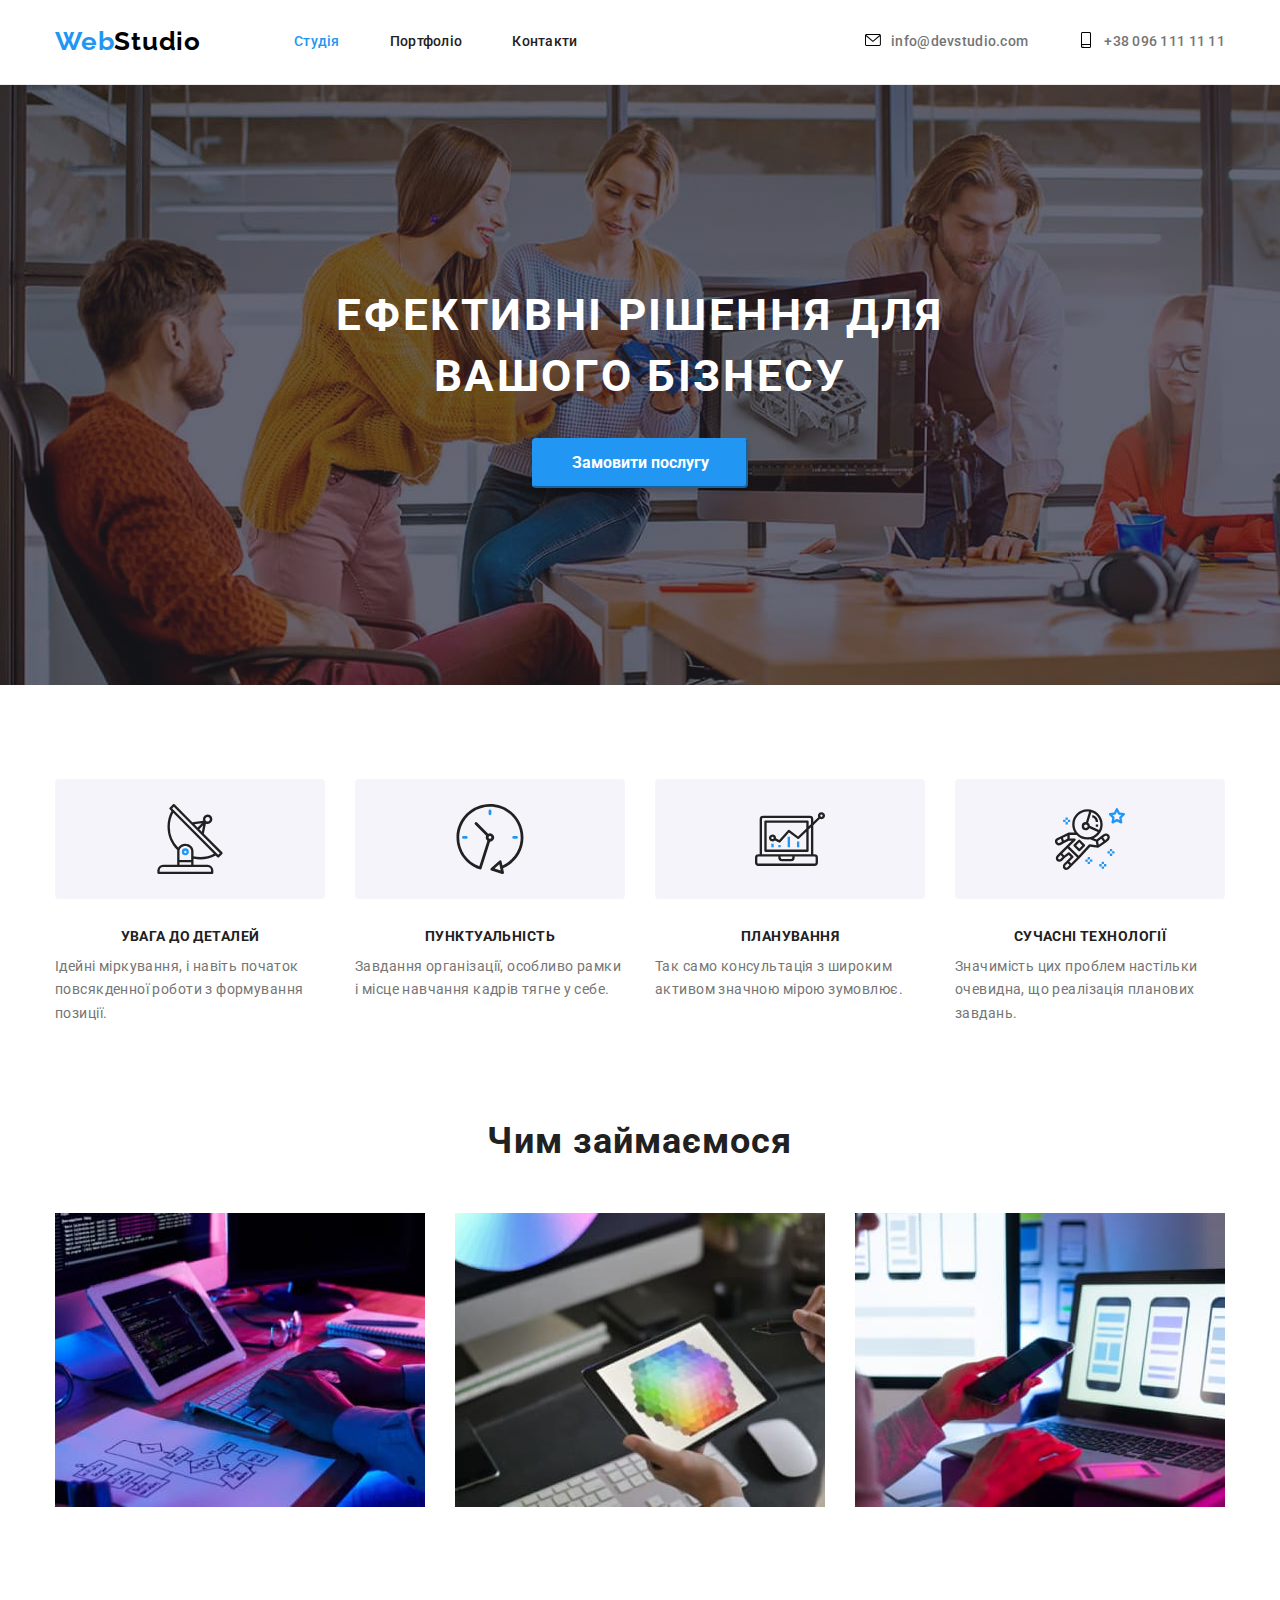
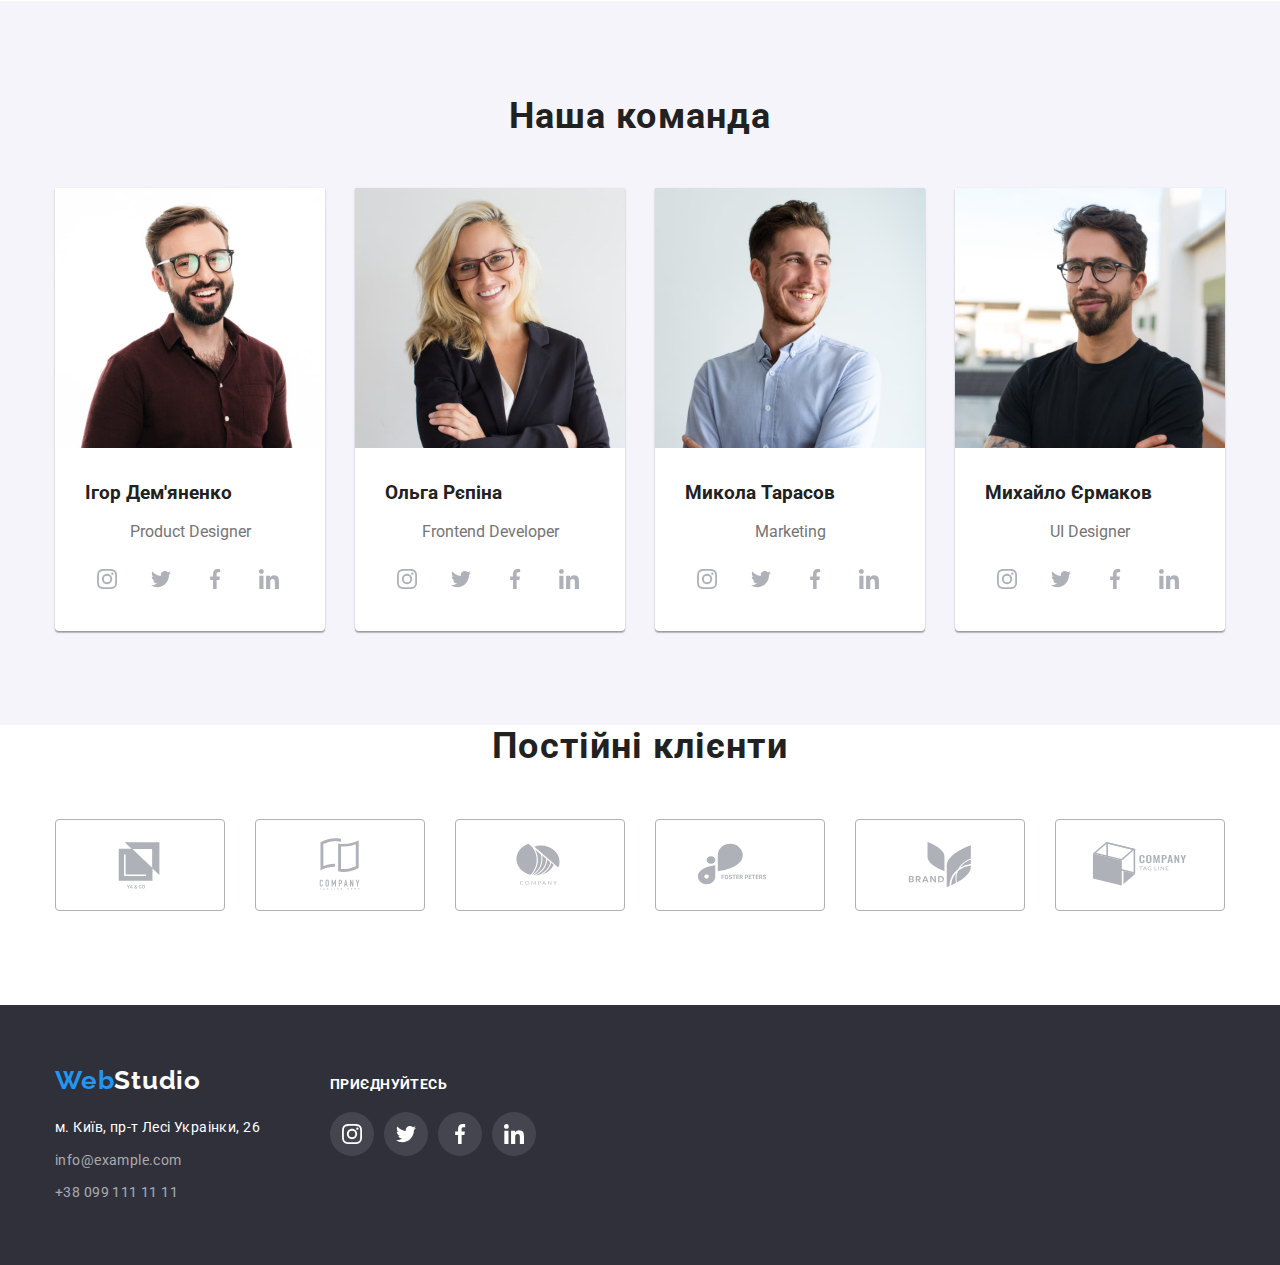
<file: index.html>
<!DOCTYPE html>
<html lang="uk">
  <head>
    <meta charset="UTF-8" />
    <meta http-equiv="X-UA-Compatible" content="IE=edge" />
    <meta name="viewport" content="width=device-width, initial-scale=1.0" />
    <title>goit-markup-hw-04</title>

    <link rel="preconnect" href="https://fonts.googleapis.com" />
    <link rel="preconnect" href="https://fonts.gstatic.com" crossorigin />
    <link
      href="https://fonts.googleapis.com/css2?family=Raleway:wght@700&family=Roboto:wght@400;500;700;900&display=swap"
      rel="stylesheet"
    />

    <!-- Favicon start-->
    <link
      rel="apple-touch-icon"
      sizes="180x180"
      href="./images/favicon/apple-touch-icon.png"
    />
    <link
      rel="icon"
      type="image/png"
      sizes="32x32"
      href="./images/favicon/favicon-32x32.png"
    />
    <link
      rel="icon"
      type="image/png"
      sizes="16x16"
      href="./images/favicon/favicon-16x16.png"
    />
    <link rel="manifest" href="./images/favicon/site.webmanifest" />

    <link
      rel="stylesheet"
      href="https://cdnjs.cloudflare.com/ajax/libs/modern-normalize/1.1.0/modern-normalize.min.css"
    />
    <!-- <link rel="stylesheet" href="./css/common.css"> -->

    <link rel="stylesheet" href="./css/styles.css"/>


    <meta name="msapplication-TileColor" content="#da532c" />
    <meta name="theme-color" content="#ffffff" />
    <!-- Favicon end -->
  </head>
  <body class="page">
    <header>
        <div class="container-header container">
        <nav class="container-nav">
        <a class="logo" href=""><span>Web</span>Studio</a>

        <ul class="site-nav list">
          <li><a href="" class="link curent">Студія</a></li>
          <li><a href="./portfolio.html" class="link">Портфоліо</a></li>
          <li><a href="" class="link">Контакти</a></li>
        </ul>
        </nav>

        <ul class="contacts list">
          <li class="contacts-item elements">
<a class="contacts-link" href="mailto:info@devstudio.com">
              <svg class="contacts-icon envelope">
              <use href="./images/icons.svg#icon-envelope" width="16" height="16"></use>
            </svg>info@devstudio.com</a>
          </li>
          <li class="contacts-item elements">         
            <a class="contacts-link" href="tel:+380961111111">
              <svg class="contacts-icon smartphone">
                <use href="./images/icons.svg#icon-smartphone" width="16" height="16"></use>
              </svg>+38 096 111 11 11</a></li>
        </ul>
      
        </div>
    </header>

    <main>
      <div class="overlay">
      <section class="hero">
        <div class="container">
          <h1 class="hero-title">Ефективні рішення для вашого бізнесу</h1>
          <button type="button" class="btn">Замовити послугу</button>
        </div>
      
      </section>
    </div>

      <!-- /* Послуги */ -->
      <section>
        <div class="container">
        <!-- цей h2 будемо скривати -->
        <h2 class="visually-hidden">Наші особливості</h2>
        <div class="benefits">
          <ul class="benefits list">
            <li>
              <div class="benefits-item">
                <svg class="icon-benefits antenna1" width="70" height="70">
                  <use href="./images/icons.svg#icon-antenna1"></use>
                </svg>
              </div>
              <h3 class="section-title">Увага до деталей</h3>
              <p class="section-text">
                Ідейні міркування, і навіть початок повсякденної роботи з
                формування позиції.
              </p>
            </li>
            <li>
              <div class="benefits-item">
                <svg class="icon-benefits clock2" width="70" height="70">
                  <use href="./images/icons.svg#icon-clock2"></use>
                </svg>
                </div>
              <h3 class="section-title">Пунктуальність</h3>
              <p class="section-text">
                Завдання організації, особливо рамки і місце навчання кадрів
                тягне у себе.
              </p>
            </li>
            <li>
              <div class="benefits-item">
                <svg class="icon-benefits diagram3"width="70" height="70">
                  <use href="./images/icons.svg#icon-diagram3"></use>
                </svg>
                </div>
              <h3 class="section-title">Планування</h3>
              <p class="section-text">
                Так само консультація з широким активом значною мірою зумовлює.
              </p>
            </li>
            <li>
              <div class="benefits-item">
                <svg class="icon-benefits astronaut4"  width="70" height="70">
                  <use href="./images/icons.svg#icon-astronaut4"></use>
                </svg>
                </div>
              <h3 class="section-title">Сучасні технології</h3>
              <p class="section-text">
                Значимість цих проблем настільки очевидна, що реалізація
                планових завдань.
              </p>
            </li>
          </ul>
        </div>
      </section>

      <!-- Послуги -->
      <section class="projects">
        <div class="container">
          <h2 class="project-title">Чим займаємося</h2>
          <ul class="project list">
            <li>
              <img
                src="./images/img-left.jpg"
                alt="Людина працює на десктоп комп'ютері"
                width="370"
              />

              <!-- <p>Десктопні додатки</p> -->
            </li>
            <li>
              <img
                src="./images/img-right.jpg"
                alt="Людина працює на планшеті"
                width="370"
              />

              <!-- <p>Мобільні додатки</p> -->
            </li>
            <li>
              <img
                src="./images/img-center.jpg"
                alt="Людина працює на телефоні"
                width="370"
              />

              <!-- <p>Дизайнерські рішення</p> -->
            </li>
          </ul>
        </div>
      </section>

      <!-- Наша команда -->
      <section class="section heands">
        <div class="container-heands">
          <h2>Наша команда</h2>
          <ul class="heands list">
            <li class="heands-item">
              <img src="./images/igor.jpg" alt="Ігор" width="270" />
              <div class="name-position">
                <h3 class="section-title">Ігор Дем'яненко</h3>
                <p lang="en" class="position-item">Product Designer</p>
                <ul class="socials-list">
                  <li class="socials-item">
                    <a class="socials-link" href="https://instagram.com" target="_blank" rel="noopener noreferrer" aria-label="Инстаграм">
                      <svg class="socials-icon instagram" width="20" height="20">
                      <use href="./images/icons.svg#icon-instagram"></use>
                    </svg>
                  </a>
                </li>
                <li class="socials-item">
                  <a class="socials-link" href="https://twitter.com" aria-label="Твиттер" target="_blank" rel="noopener noreferrer">
                    <svg class="socials-icon twitter" width="20" height="20">
                      <use href="./images/icons.svg#icon-twitter"></use>
                    </svg>
                  </a>
                </li>
                <li class="socials-item">
                  <a class="socials-link" href="https://facebook.com" aria-label="Фейсбук" target="_blank" rel="noopener noreferrer">
                    <svg class="socials-icon facebook" width="20" height="20">
                      <use href="./images/icons.svg#icon-facebook"></use>
                    </svg>
                  </a>
                </li>
                <li class="socials-item">
                  <a class="socials-link" href="https://facebook.com" aria-label="Фейсбук" target="_blank" rel="noopener noreferrer">
                    <svg class="socials-icon linkedin" width="20" height="20">
                      <use href="./images/icons.svg#icon-linkedin"></use>
                    </svg>
                  </a>
                  </li>
                </ul>
              </li>


            <li class="heands-item">   
              <img src="./images/olga.jpg" alt="Ольга" width="270" />
              <div class="name-position">
                <h3 class="section-title">Ольга Рєпіна</h3>
                <p lang="en" class="position-item">Frontend Developer</p>
                <ul class="socials-list">
                  <li class="socials-item">
                    <a class="socials-link" href="https://instagram.com" target="_blank" rel="noopener noreferrer" aria-label="Инстаграм">
                      <svg class="socials-icon instagram" width="20" height="20">
                      <use href="./images/icons.svg#icon-instagram"></use>
                    </svg>
                  </a>
                </li>
                <li class="socials-item">
                  <a class="socials-link" href="https://twitter.com" aria-label="Твиттер" target="_blank" rel="noopener noreferrer">
                    <svg class="socials-icon twitter" width="20" height="20">
                      <use href="./images/icons.svg#icon-twitter"></use>
                    </svg>
                  </a>
                </li>
                <li class="socials-item">
                  <a class="socials-link" href="https://facebook.com" aria-label="Фейсбук" target="_blank" rel="noopener noreferrer">
                    <svg class="socials-icon facebook" width="20" height="20">
                      <use href="./images/icons.svg#icon-facebook"></use>
                    </svg>
                  </a>
                </li>
                <li class="socials-item">
                  <a class="socials-link" href="https://facebook.com" aria-label="Фейсбук" target="_blank" rel="noopener noreferrer">
                    <svg class="socials-icon linkedin" width="20" height="20">
                      <use href="./images/icons.svg#icon-linkedin"></use>
                    </svg>
                  </a>
                  </li>
                </ul>
              </li>  
              
              
              <li class="heands-item">  
              <img src="./images/mikola.jpg" alt="Микола" width="270" />
              <div class="name-position">
                <h3 class="section-title">Микола Тарасов</h3>
                <p lang="en" class="position-item">Marketing</p>
                <ul class="socials-list">
                  <li class="socials-item">
                    <a class="socials-link" href="https://instagram.com" target="_blank" rel="noopener noreferrer" aria-label="Инстаграм">
                      <svg class="socials-icon instagram" width="20" height="20">
                      <use href="./images/icons.svg#icon-instagram"></use>
                    </svg>
                  </a>
                </li>
                <li class="socials-item">
                  <a class="socials-link" href="https://twitter.com" aria-label="Твиттер" target="_blank" rel="noopener noreferrer">
                    <svg class="socials-icon twitter" width="20" height="20">
                      <use href="./images/icons.svg#icon-twitter"></use>
                    </svg>
                  </a>
                </li>
                <li class="socials-item">
                  <a class="socials-link" href="https://facebook.com" aria-label="Фейсбук" target="_blank" rel="noopener noreferrer">
                    <svg class="socials-icon facebook" width="20" height="20">
                      <use href="./images/icons.svg#icon-facebook"></use>
                    </svg>
                  </a>
                </li>
                <li class="socials-item">
                  <a class="socials-link" href="https://facebook.com" aria-label="Фейсбук" target="_blank" rel="noopener noreferrer">
                    <svg class="socials-icon linkedin" width="20" height="20">
                      <use href="./images/icons.svg#icon-linkedin"></use>
                    </svg>
                  </a>
                  </li>
                </ul>
              </li> 
              
              
              <li class="heands-item">  
              <img src="./images/mihaylo.jpg" alt="Михайло" width="270" />
              <div class="name-position">
                <h3 class="section-title">Михайло Єрмаков</h3>
                <p lang="en" class="position-item">UI Designer</p>
                <ul class="socials-list">
                  <li class="socials-item">
                    <a class="socials-link" href="https://instagram.com" target="_blank" rel="noopener noreferrer" aria-label="Инстаграм">
                      <svg class="socials-icon instagram" width="20" height="20">
                      <use href="./images/icons.svg#icon-instagram"></use>
                    </svg>
                  </a>
                </li>
                <li class="socials-item">
                  <a class="socials-link" href="https://twitter.com" aria-label="Твиттер" target="_blank" rel="noopener noreferrer">
                    <svg class="socials-icon twitter" width="20" height="20">
                      <use href="./images/icons.svg#icon-twitter"></use>
                    </svg>
                  </a>
                </li>
                <li class="socials-item">
                  <a class="socials-link" href="https://facebook.com" aria-label="Фейсбук" target="_blank" rel="noopener noreferrer">
                    <svg class="socials-icon facebook" width="20" height="20">
                      <use href="./images/icons.svg#icon-facebook"></use>
                    </svg>
                  </a>
                </li>
                <li class="socials-item">
                  <a class="socials-link" href="https://facebook.com" aria-label="Фейсбук" target="_blank" rel="noopener noreferrer">
                    <svg class="socials-icon linkedin" width="20" height="20">
                      <use href="./images/icons.svg#icon-linkedin"></use>
                    </svg>
                  </a>
                  </li>
                </ul>
              </li> 
        </ul>  
        </div>
      </section>

       <!-- Клієнти -->
       <section class="section clients">
        <div class="container-clients">
          <h2 class="clients-title">Постійні клієнти</h2>  
      <ul class="clients-list">
        <li class="clients-item">
          <a class="clients-link" href="">
            <svg class="clients-icon" width="106" height="60">
            <use href="./images/icons.svg#icon-yaco1"></use>
          </svg>
        </a>
      </li>
      <li class="clients-item">
        <a class="clients-link" href="">
          <svg class="clients-icon" width="106" height="60">
          <use href="./images/icons.svg#icon-company2"></use>
        </svg>
      </a>
    </li>
    <li class="clients-item">
      <a class="clients-link" href="">
        <svg class="clients-icon" width="106" height="60">
        <use href="./images/icons.svg#icon-company3"></use>
      </svg>
    </a>
  </li>
  <li class="clients-item">
    <a class="clients-link" href="">
      <svg class="clients-icon" width="106" height="60">
      <use href="./images/icons.svg#icon-foster-peters4"></use>
    </svg>
  </a>
</li>
<li class="clients-item">
  <a class="clients-link" href="">
    <svg class="clients-icon" width="106" height="60">
    <use href="./images/icons.svg#icon-brand5"></use>
  </svg>
</a>
</li>
<li class="clients-item">
  <a class="clients-link" href="">
    <svg class="clients-icon" width="106" height="60">
    <use href="./images/icons.svg#icon-tag-line6"></use>
  </svg>
</a>
</li>
      </ul>  

      </div> 

    </main>

    <footer class="section-footer">
      <div class="container-footer">
        <div class="left-said">
        <a class="logo" href=""><span>Web</span>Studio</a>
        <address class="section-address">
          <ul class="section-address-list">
            <li>
              <a class="item"
                href="https://goo.gl/maps/CPtrU1FHBa2aNyZL9"
                target="_blank"
                rel="noopener noreferrer nofollow"
                >м. Київ, пр-т Лесі Украінки, 26</a>
            </li>
            <li>
              <a class="mail" href="mailto:info@example.com"
                >info@example.com</a>
            </li>
            <li>
              <a class="tel" href="tel:+380991111111">+38 099 111 11 11</a>
            </li>
          </ul>
        </address>
        </div>
        
        <div class="footer-social-icon">
          <p class="footer-icon-text">Приєднуйтесь</p>
        <ul class="footer-socials list">
          <li class="foote-item">
            <a class="footer-link" href="https://instagram.com" target="_blank" rel="noopener noreferrer" aria-label="Инстаграм">
              <svg class="footer-icon instagram" width="20" height="20">
              <use href="./images/icons.svg#icon-instagram"></use>
            </svg>
          </a>
        </li>
          <li class="footer item">
          <a class="footer-link twitter" href="https://twitter.com" aria-label="Твиттер" target="_blank" rel="noopener noreferrer">
            <svg class="footer-icon twitter" width="20" height="20">
              <use href="./images/icons.svg#icon-twitter"></use>
            </svg>
          </a>
        </li>
          <li class="footer item">
          <a class="footer-link" href="https://facebook.com" aria-label="Фейсбук" target="_blank" rel="noopener noreferrer">
            <svg class="footer-icon facebook" width="20" height="20">
              <use href="./images/icons.svg#icon-facebook"></use>
            </svg>
          </a>
        </li>
          <li class="footer item">
          <a class="footer-link" href="https://facebook.com" aria-label="Фейсбук" target="_blank" rel="noopener noreferrer">
            <svg class="footer-icon linkedin" width="20" height="20">
              <use href="./images/icons.svg#icon-linkedin"></use>
            </svg>
          </a>
          </li>
        </ul>
      </div>
    </footer>
  </body>
</html>
</file>
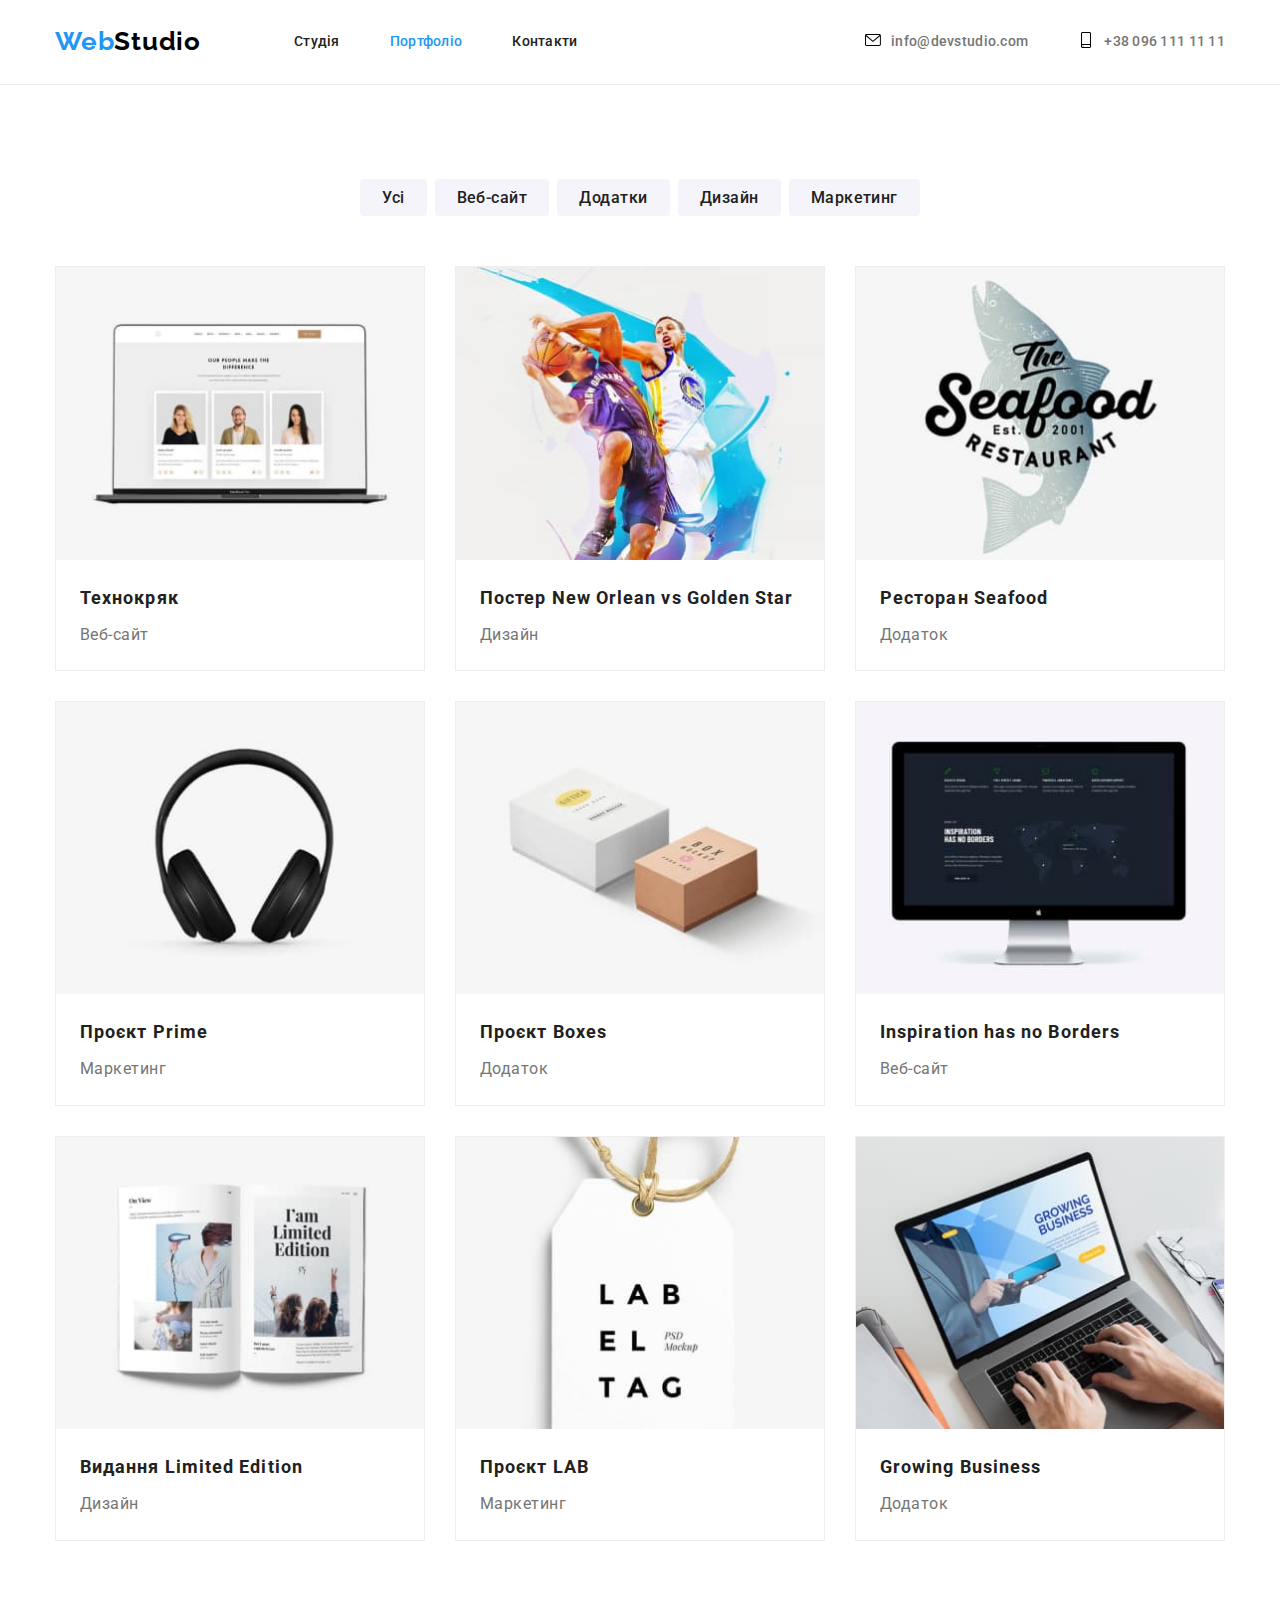
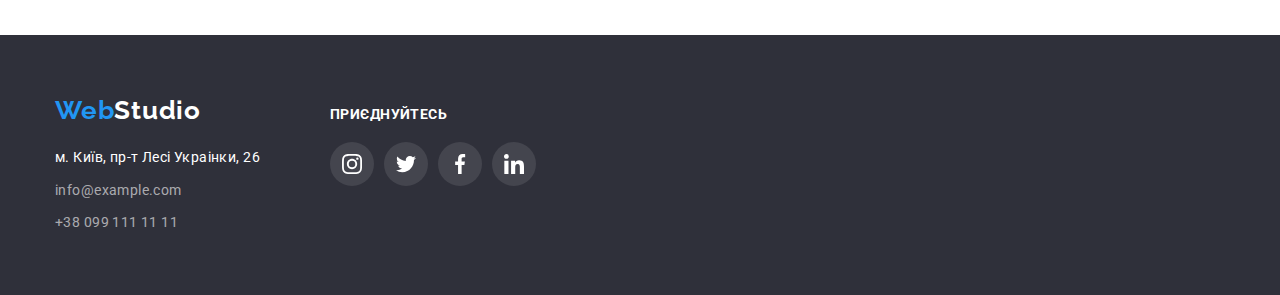
<file: portfolio.html>
<!DOCTYPE html>
<html lang="uk">
  <head>
    <meta charset="UTF-8" />
    <meta http-equiv="X-UA-Compatible" content="IE=edge" />
    <meta name="viewport" content="width=device-width, initial-scale=1.0" />
    <title>goit-markup-hw-04</title>

    <link rel="preconnect" href="https://fonts.googleapis.com" />
    <link rel="preconnect" href="https://fonts.gstatic.com" crossorigin />
    <link
      href="https://fonts.googleapis.com/css2?family=Raleway:wght@700&family=Roboto:wght@400;500;700;900&display=swap"
      rel="stylesheet"
    />

    <!-- Favicon start-->
    <link
      rel="apple-touch-icon"
      sizes="180x180"
      href="./images/favicon/apple-touch-icon.png"
    />
    <link
      rel="icon"
      type="image/png"
      sizes="32x32"
      href="./images/favicon/favicon-32x32.png"
    />
    <link
      rel="icon"
      type="image/png"
      sizes="16x16"
      href="./images/favicon/favicon-16x16.png"
    />
    <link rel="manifest" href="./images/favicon/site.webmanifest" />

    <link
      rel="stylesheet"
      href="https://cdnjs.cloudflare.com/ajax/libs/modern-normalize/1.1.0/modern-normalize.min.css"
    />
    <!-- <link rel="stylesheet" href="./css/common.css"> -->

    <link rel="stylesheet" href="./css/porfolio.css" />

    <meta name="msapplication-TileColor" content="#da532c" />
    <meta name="theme-color" content="#ffffff" />
    <!-- Favicon end -->
  </head>
  <body class="page">
    <header class="header">
      <div class="container-header container">
        <nav class="container-nav">
        <a class="logo" href=""><span>Web</span>Studio</a>

        <ul class="site-nav list">
          <li><a href="./index.html" class="link">Студія</a></li>
          <li><a href="" class="link curent">Портфоліо</a></li>
          <li><a href="" class="link">Контакти</a></li>
        </ul>
        </nav>

        <ul class="contacts list">
          <li class="contacts-item elements">
<a class="contacts-link" href="mailto:info@devstudio.com">
              <svg class="contacts-icon envelope">
              <use href="./images/icons.svg#icon-envelope" width="16" height="16"></use>
            </svg>info@devstudio.com</a>
          </li>
          <li class="contacts-item elements">         
            <a class="contacts-link" href="tel:+380961111111">
              <svg class="contacts-icon smartphone">
                <use href="./images/icons.svg#icon-smartphone" width="16" height="16"></use>
              </svg>+38 096 111 11 11</a></li>
        </ul>
      
        </div>
    </header>

    <main>
      <!-- Кнопки фільтра -->

      <section class="button">
        <div class="container">
          <!-- Потім скриємо цей h1 -->

          <h1 class="visually-hidden">Проєкти</h1>

          <ul class="button-list">
            <li><button type="button curent">Усі</button></li>
            <li><button type="button">Веб-сайт</button></li>
            <li><button type="button">Додатки</button></li>
            <li><button type="button">Дизайн</button></li>
            <li><button type="button">Маркетинг</button></li>
          </ul>

          <!-- /* Проєкти */ -->

          <ul class="projects">
            <li class="item-projects">
              <a class="card-link" href="">
                <div class="card thumb">
                  <img
                    src="./images/portfolio-examples/open-laptop.jpg"
                    alt="відкритий ноутбук"
                  />
                </div>
                <div class="card-content">
                  <h2>Технокряк</h2>
                  <p>Веб-сайт</p>
                </div>
              </a>
            </li>
            <li class="item-projects">
              <a class="card-link" href="">
                <div class="card thumb">
                  <img
                    src="./images/portfolio-examples/basketball.jpg"
                    alt="два чоловіка грають у баскетбол"
                  />
                </div>
                <div class="card-content">
                  <h2>
                    Постер <span lang="en">New Orlean vs Golden Star</span>
                  </h2>
                  <p>Дизайн</p>
                </div>
              </a>
            </li>
            <li class="item-projects">
              <a class="card-link" href="">
                <div class="card thumb">
                  <img
                    src="./images/portfolio-examples/logo-seafood.jpg"
                    alt="лого Морська їжа"
                  />
                </div>
                <div class="card-content">
                  <h2>Ресторан <span lang="en">Seafood</span></h2>
                  <p>Додаток</p>
                </div>
              </a>
            </li>
            <li class="item-projects">
              <a class="card-link" href="">
                <div class="card thumb">
                  <img
                    src="./images/portfolio-examples/headphone.jpg"
                    alt="навушники"
                  />
                </div>
                <div class="card-content">
                  <h2>Проєкт <span lang="en">Prime</span></h2>
                  <p>Маркетинг</p>
                </div>
              </a>
            </li>
            <li class="item-projects">
              <a class="card-link" href="">
                <div class="card thumb">
                  <img
                    src="./images/portfolio-examples/two-boxes.jpg"
                    alt="дві коробки"
                  />
                </div>
                <div class="card-content">
                  <h2>Проєкт <span lang="en">Boxes</span></h2>
                  <p>Додаток</p>
                </div>
              </a>
            </li>
            <li class="item-projects">
              <a class="card-link" href="">
                <div class="card thumb">
                  <img
                    src="./images/portfolio-examples/monitor.jpg"
                    alt="монітор"
                  />
                </div>
                <div class="card-content">
                  <h2 lang="en">Inspiration has no Borders</h2>
                  <p>Веб-сайт</p>
                </div>
              </a>
            </li>
            <li class="item-projects">
              <a class="card-link" href="">
                <div class="card thumb">
                  <img
                    src="./images/portfolio-examples/open-book.jpg"
                    alt="відкрита книга"
                  />
                </div>
                <div class="card-content">
                  <h2>Видання <span lang="en">Limited Edition</span></h2>
                  <p>Дизайн</p>
                </div>
              </a>
            </li>
            <li class="item-projects">
              <a class="card-link" href="">
                <div class="card thumb">
                  <img
                    src="./images/portfolio-examples/label.jpg"
                    alt="бірка"
                  />
                </div>
                <div class="card-content">
                  <h2>Проєкт <span lang="en">LAB</span></h2>
                  <p>Маркетинг</p>
                </div>
              </a>
            </li>
            <li class="item-projects">
              <a class="card-link" href="">
                <div class="card thumb">
                  <img
                    src="./images/portfolio-examples/laptop-printing.jpg"
                    alt="друк на ноутбуці"
                  />
                </div>
                <div class="card-content">
                  <h2>Growing Business</h2>
                  <p>Додаток</p>
                </div>
              </a>
            </li>
          </ul>
        </div>
      </section>
    </main>

    <footer class="section-footer">
      <div class="container-footer">
        <div class="left-said">
        <a class="logo" href=""><span>Web</span>Studio</a>
        <address class="section-address">
          <ul class="section-address-list">
            <li>
              <a class="item"
                href="https://goo.gl/maps/CPtrU1FHBa2aNyZL9"
                target="_blank"
                rel="noopener noreferrer nofollow"
                >м. Київ, пр-т Лесі Украінки, 26</a
              >
            </li>
            <li>
              <a class="mail" href="mailto:info@example.com"
                >info@example.com</a
              >
            </li>
            <li>
              <a class="tel" href="tel:+380991111111">+38 099 111 11 11</a>
            </li>
          </ul>
        </address>
        </div>
        
        <div class="footer-social-icon">
          <p class="footer-icon-text">Приєднуйтесь</p>
        <ul class="footer-socials list">
          <li class="foote-item">
            <a class="footer-link" href="https://instagram.com" target="_blank" rel="noopener noreferrer" aria-label="Инстаграм">
              <svg class="footer-icon instagram" width="20" height="20">
              <use href="./images/icons.svg#icon-instagram"></use>
            </svg>
          </a>
        </li>
          <li class="footer item">
          <a class="footer-link twitter" href="https://twitter.com" aria-label="Твиттер" target="_blank" rel="noopener noreferrer">
            <svg class="footer-icon twitter" width="20" height="20">
              <use href="./images/icons.svg#icon-twitter"></use>
            </svg>
          </a>
        </li>
          <li class="footer item">
          <a class="footer-link" href="https://facebook.com" aria-label="Фейсбук" target="_blank" rel="noopener noreferrer">
            <svg class="footer-icon facebook" width="20" height="20">
              <use href="./images/icons.svg#icon-facebook"></use>
            </svg>
          </a>
        </li>
          <li class="footer item">
          <a class="footer-link" href="https://facebook.com" aria-label="Фейсбук" target="_blank" rel="noopener noreferrer">
            <svg class="footer-icon linkedin" width="20" height="20">
              <use href="./images/icons.svg#icon-linkedin"></use>
            </svg>
          </a>
          </li>
        </ul>
      </div>
    </footer>
  </body>
</html>
</file>
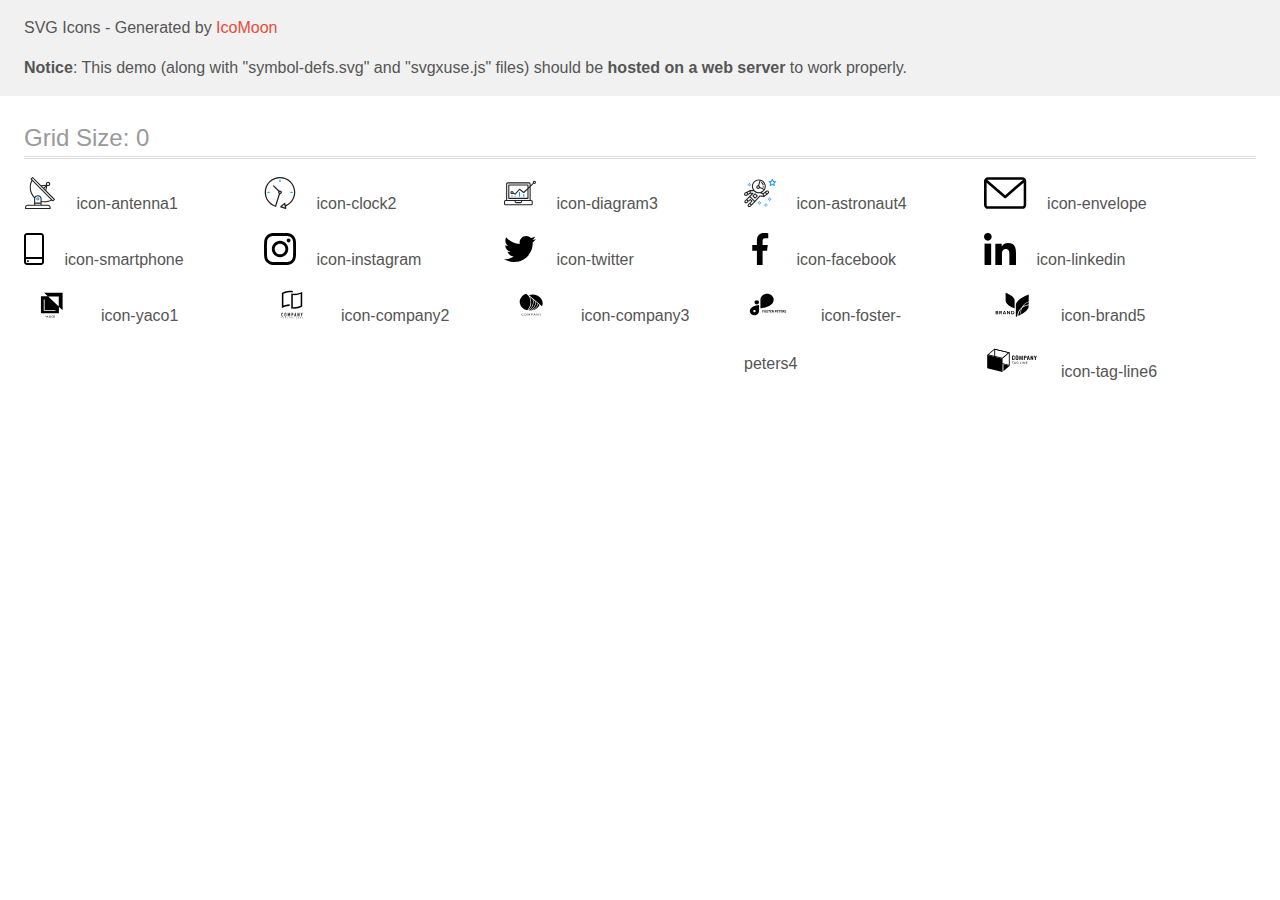
<file: images/icon/svgomg/icomoon/demo-external-svg.html>
<!doctype html>
<html>
<head>
    <title>IcoMoon - SVG Icons</title>
    <meta charset="utf-8">
    <meta name="viewport" content="width=device-width, initial-scale=1">
    <link rel="stylesheet" href="demo-files/demo.css">
    <link rel="stylesheet" href="style.css">
</head>
<body>
<header class="bgc1 clearfix">
<div class="mhl">
    <p>SVG Icons - Generated by <a href="https://icomoon.io/app">IcoMoon</a></p><p><strong>Notice</strong>: This demo (along with "symbol-defs.svg" and "svgxuse.js" files) should be <b>hosted on a web server</b> to work properly.</p>
</div>
</header>
    <div class="clearfix mhl ptl">
        <h1 class="mvm mtn fgc1">Grid Size: 0</h1>
        <div class="glyph fs1">
            <div class="clearfix pbs">
                <svg class="icon icon-antenna1"><use xlink:href="symbol-defs.svg#icon-antenna1"></use></svg><span class="name"> icon-antenna1</span>
            </div>
        </div>
        <div class="glyph fs1">
            <div class="clearfix pbs">
                <svg class="icon icon-clock2"><use xlink:href="symbol-defs.svg#icon-clock2"></use></svg><span class="name"> icon-clock2</span>
            </div>
        </div>
        <div class="glyph fs1">
            <div class="clearfix pbs">
                <svg class="icon icon-diagram3"><use xlink:href="symbol-defs.svg#icon-diagram3"></use></svg><span class="name"> icon-diagram3</span>
            </div>
        </div>
        <div class="glyph fs1">
            <div class="clearfix pbs">
                <svg class="icon icon-astronaut4"><use xlink:href="symbol-defs.svg#icon-astronaut4"></use></svg><span class="name"> icon-astronaut4</span>
            </div>
        </div>
        <div class="glyph fs1">
            <div class="clearfix pbs">
                <svg class="icon icon-envelope"><use xlink:href="symbol-defs.svg#icon-envelope"></use></svg><span class="name"> icon-envelope</span>
            </div>
        </div>
        <div class="glyph fs1">
            <div class="clearfix pbs">
                <svg class="icon icon-smartphone"><use xlink:href="symbol-defs.svg#icon-smartphone"></use></svg><span class="name"> icon-smartphone</span>
            </div>
        </div>
        <div class="glyph fs1">
            <div class="clearfix pbs">
                <svg class="icon icon-instagram"><use xlink:href="symbol-defs.svg#icon-instagram"></use></svg><span class="name"> icon-instagram</span>
            </div>
        </div>
        <div class="glyph fs1">
            <div class="clearfix pbs">
                <svg class="icon icon-twitter"><use xlink:href="symbol-defs.svg#icon-twitter"></use></svg><span class="name"> icon-twitter</span>
            </div>
        </div>
        <div class="glyph fs1">
            <div class="clearfix pbs">
                <svg class="icon icon-facebook"><use xlink:href="symbol-defs.svg#icon-facebook"></use></svg><span class="name"> icon-facebook</span>
            </div>
        </div>
        <div class="glyph fs1">
            <div class="clearfix pbs">
                <svg class="icon icon-linkedin"><use xlink:href="symbol-defs.svg#icon-linkedin"></use></svg><span class="name"> icon-linkedin</span>
            </div>
        </div>
        <div class="glyph fs1">
            <div class="clearfix pbs">
                <svg class="icon icon-yaco1"><use xlink:href="symbol-defs.svg#icon-yaco1"></use></svg><span class="name"> icon-yaco1</span>
            </div>
        </div>
        <div class="glyph fs1">
            <div class="clearfix pbs">
                <svg class="icon icon-company2"><use xlink:href="symbol-defs.svg#icon-company2"></use></svg><span class="name"> icon-company2</span>
            </div>
        </div>
        <div class="glyph fs1">
            <div class="clearfix pbs">
                <svg class="icon icon-company3"><use xlink:href="symbol-defs.svg#icon-company3"></use></svg><span class="name"> icon-company3</span>
            </div>
        </div>
        <div class="glyph fs1">
            <div class="clearfix pbs">
                <svg class="icon icon-foster-peters4"><use xlink:href="symbol-defs.svg#icon-foster-peters4"></use></svg><span class="name"> icon-foster-peters4</span>
            </div>
        </div>
        <div class="glyph fs1">
            <div class="clearfix pbs">
                <svg class="icon icon-brand5"><use xlink:href="symbol-defs.svg#icon-brand5"></use></svg><span class="name"> icon-brand5</span>
            </div>
        </div>
        <div class="glyph fs1">
            <div class="clearfix pbs">
                <svg class="icon icon-tag-line6"><use xlink:href="symbol-defs.svg#icon-tag-line6"></use></svg><span class="name"> icon-tag-line6</span>
            </div>
        </div>
  </div>
<script defer src="svgxuse.js"></script>
</body>
</html>
</file>
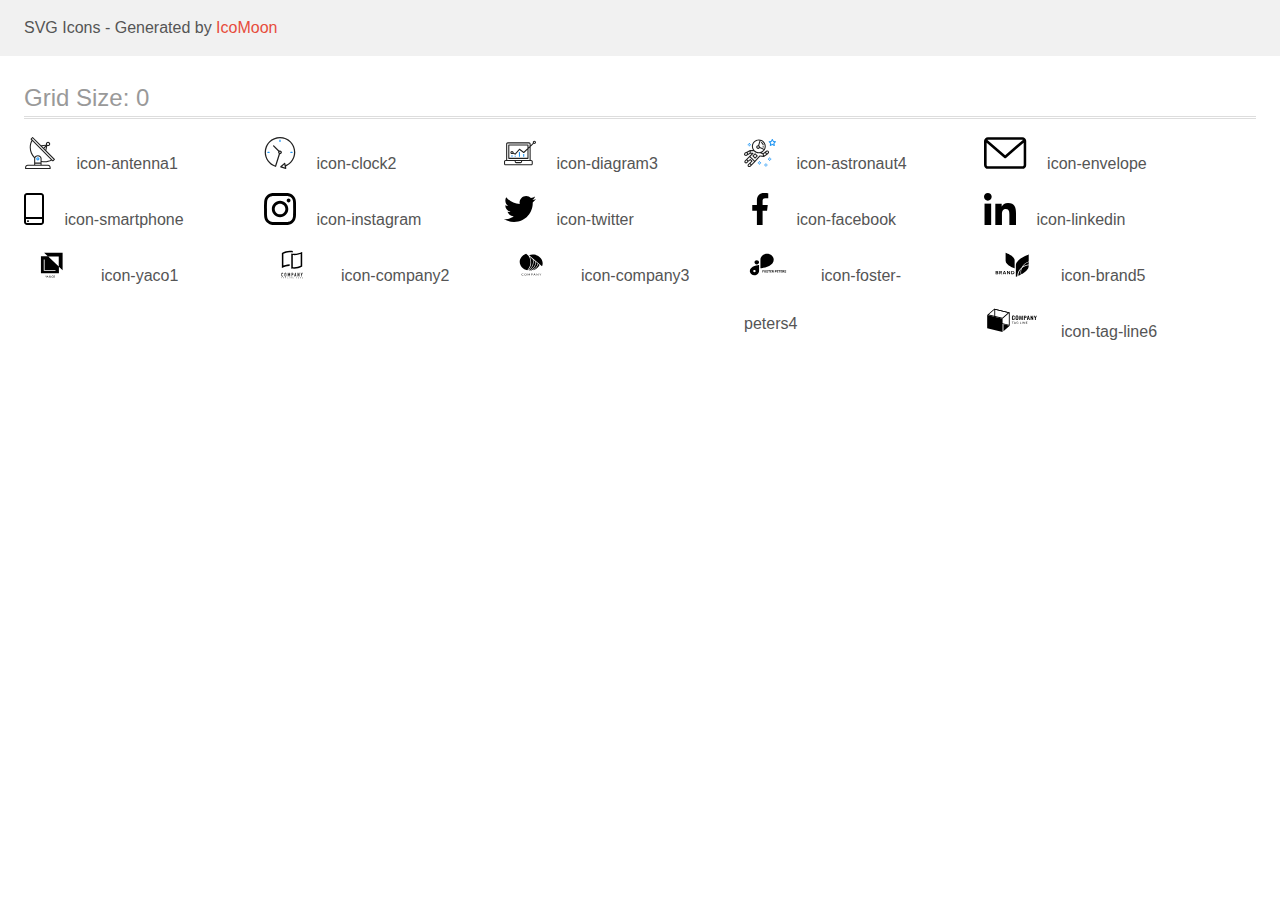
<file: images/icon/svgomg/icomoon/demo.html>
<!doctype html>
<html>
<head>
    <title>IcoMoon - SVG Icons</title>
    <meta charset="utf-8">
    <meta name="viewport" content="width=device-width, initial-scale=1">
    <link rel="stylesheet" href="demo-files/demo.css">
    <link rel="stylesheet" href="style.css">
</head>
<body>
<svg aria-hidden="true" style="position: absolute; width: 0; height: 0; overflow: hidden;" version="1.1" xmlns="http://www.w3.org/2000/svg" xmlns:xlink="http://www.w3.org/1999/xlink">
<defs>
<symbol id="icon-antenna1" viewBox="0 0 32 32">
<path fill="#212121" style="fill: var(--color1, #212121)" d="M30.773 22.098l-8.443-8.505 0.937-4.616c0.225 0.090 0.485 0.144 0.758 0.146h0.007c0.008 0 0.017 0 0.026 0 1.192 0 2.159-0.967 2.159-2.159s-0.967-2.159-2.159-2.159c-1.192 0-2.159 0.967-2.159 2.159 0 0.259 0.046 0.508 0.13 0.739l-0.005-0.015-4.96 0.606-8.091-8.133c-0.096-0.098-0.229-0.159-0.376-0.16h-0c-0.14 0.001-0.274 0.057-0.373 0.155l-1.512 1.504c-0.096 0.097-0.156 0.23-0.156 0.377s0.060 0.281 0.156 0.377v0l0.814 0.825c-1.143 2.062-1.816 4.522-1.816 7.139 0 4.106 1.656 7.824 4.336 10.525l-0.001-0.001c0.043 0.041 0.092 0.074 0.146 0.097-0.032 0.164-0.051 0.353-0.052 0.546v6.188h-6.4c-1.472 0.001-2.666 1.194-2.667 2.666v1.067c0 0.295 0.239 0.534 0.534 0.534h24.534c0.294 0 0.533-0.239 0.533-0.534v-1.067c-0.002-1.472-1.195-2.665-2.666-2.666h-6.4v-2.742c1.003 0.21 2.024 0.317 3.049 0.32 2.58-0.003 5.005-0.663 7.117-1.822l-0.077 0.039 0.818 0.823c0.099 0.101 0.235 0.159 0.376 0.16 0.14-0.001 0.274-0.057 0.373-0.155l1.512-1.504c0.096-0.097 0.156-0.23 0.156-0.377s-0.060-0.281-0.156-0.377v0zM23.28 6.233c0.193-0.192 0.459-0.31 0.752-0.31 0.589 0 1.067 0.478 1.067 1.066s-0.477 1.066-1.067 1.066c-0 0-0 0-0 0h-0.004c-0.587-0.003-1.061-0.479-1.061-1.066 0-0.295 0.12-0.563 0.314-0.756l0-0h-0.002zM22.024 9.737l-0.598 2.946-1.175-1.183 1.774-1.763zM21.419 8.835l-1.92 1.909-1.486-1.493 3.406-0.416zM24.004 28.8c0.884 0 1.6 0.716 1.6 1.6v0 0.534h-23.466v-0.534c0-0.884 0.716-1.6 1.6-1.6v0h20.267zM16.538 26.666v1.067h-5.334v-1.067h5.334zM11.204 25.6v-4.053c0-1.294 1.196-2.346 2.667-2.346s2.667 1.053 2.667 2.346v4.053h-5.334zM17.604 23.904v-2.357c0-1.882-1.675-3.413-3.733-3.413-0.017-0-0.038-0-0.058-0-1.353 0-2.54 0.707-3.213 1.771l-0.009 0.016c-2.36-2.482-3.812-5.846-3.812-9.55 0-2.314 0.567-4.496 1.569-6.414l-0.036 0.077 18.602 18.709c-1.823 0.947-3.979 1.502-6.266 1.502-1.079 0-2.128-0.124-3.136-0.357l0.093 0.018zM28.893 23.22l-21.057-21.181 0.754-0.752 7.935 7.98c0.004 0 0.006 0.007 0.010 0.010l13.114 13.191-0.757 0.752z"></path>
<path fill="#2196f3" style="fill: var(--color2, #2196f3)" d="M13.876 20.267h-0.005c-0.001 0-0.002 0-0.002 0-0.884 0-1.6 0.716-1.6 1.6s0.715 1.599 1.597 1.6h0.005c0.001 0 0.001 0 0.002 0 0.884 0 1.6-0.716 1.6-1.6s-0.715-1.599-1.598-1.6h-0zM14.249 22.245c-0.096 0.096-0.229 0.155-0.376 0.155-0.295 0-0.534-0.239-0.534-0.534s0.238-0.533 0.532-0.533h0c0.293 0.001 0.531 0.239 0.531 0.533 0 0.148-0.060 0.282-0.157 0.378l-0 0h0.005z"></path>
</symbol>
<symbol id="icon-clock2" viewBox="0 0 32 32">
<path fill="#212121" style="fill: var(--color1, #212121)" d="M31.296 15.301c-0.001-8.452-6.855-15.303-15.308-15.301s-15.303 6.855-15.301 15.308c0.002 6.788 4.422 12.543 10.541 14.545l0.108 0.031c0.061 0.019 0.123 0.029 0.187 0.029 0.12 0 0.238-0.032 0.342-0.094 0.135-0.080 0.236-0.207 0.283-0.357l3.865-12.25c1.054-0.004 1.906-0.859 1.906-1.913 0-1.056-0.856-1.913-1.913-1.913-0.303 0-0.59 0.071-0.845 0.196l0.011-0.005-5.106-5.107c-0.114-0.11-0.271-0.179-0.443-0.179-0.352 0-0.638 0.286-0.638 0.638 0 0.172 0.068 0.328 0.179 0.443l-0-0 5.103 5.109c-0.121 0.241-0.191 0.525-0.191 0.826 0 0.602 0.283 1.137 0.723 1.48l0.004 0.003-3.682 11.673c-7.278-2.681-11.004-10.754-8.324-18.032s10.754-11.004 18.032-8.323c7.278 2.681 11.004 10.754 8.323 18.032-1.345 3.581-4.003 6.406-7.374 7.938l-0.088 0.036-0.398-1.874c-0.063-0.291-0.318-0.506-0.624-0.506-0.164 0-0.313 0.062-0.426 0.163l0.001-0.001-3.837 3.426c-0.132 0.117-0.214 0.287-0.214 0.477 0 0.283 0.185 0.524 0.441 0.606l0.005 0.001 4.899 1.563c0.058 0.020 0.126 0.031 0.196 0.031 0.352 0 0.637-0.285 0.637-0.637 0-0.047-0.005-0.093-0.015-0.138l0.001 0.004-0.391-1.839c5.528-2.374 9.329-7.772 9.329-14.057 0-0.011 0-0.023-0-0.034v0.002zM15.992 14.664c0.352 0 0.638 0.286 0.638 0.638s-0.285 0.638-0.638 0.638v0c-0.352 0-0.638-0.286-0.638-0.638s0.286-0.638 0.638-0.638v0zM18.092 29.528l2.184-1.948 0.603 2.84-2.787-0.892z"></path>
<path fill="#2196f3" style="fill: var(--color2, #2196f3)" d="M15.354 3.185v1.275c0 0.352 0.286 0.638 0.638 0.638s0.638-0.285 0.638-0.638v0-1.275c0-0.352-0.285-0.638-0.638-0.638s-0.638 0.285-0.638 0.638v0zM3.876 14.664c-0.352 0-0.638 0.286-0.638 0.638s0.285 0.638 0.638 0.638h1.275c0.352 0 0.638-0.286 0.638-0.638s-0.285-0.638-0.638-0.638h-1.275zM28.108 15.939c0.352 0 0.638-0.286 0.638-0.638s-0.285-0.638-0.638-0.638h-1.275c-0.352 0-0.638 0.286-0.638 0.638s0.285 0.638 0.638 0.638h1.275z"></path>
</symbol>
<symbol id="icon-diagram3" viewBox="0 0 32 32">
<path fill="#2196f3" style="fill: var(--color2, #2196f3)" d="M14.926 14.965h1.066v4.798h-1.066v-4.798zM19.19 17.097h1.066v2.665h-1.066v-2.665zM10.661 18.696h1.066v1.066h-1.066v-1.066zM7.463 18.163h1.066v1.599h-1.066v-1.599z"></path>
<path fill="#212121" style="fill: var(--color1, #212121)" d="M1.599 28.291h25.586c0 0 0 0 0 0 0.883 0 1.599-0.716 1.599-1.599v0-2.132c0-0.883-0.716-1.599-1.599-1.599v0h-0.533v-13.294l3.028-2.868c0.207 0.104 0.452 0.166 0.711 0.166 0.888 0 1.608-0.72 1.608-1.608s-0.72-1.608-1.608-1.608c-0.888 0-1.608 0.72-1.608 1.608 0 0.247 0.056 0.481 0.155 0.69l-0.004-0.010-2.281 2.162v-1.23c0-0.883-0.716-1.599-1.599-1.599v0h-21.323c-0.883 0-1.599 0.716-1.599 1.599v0 15.992h-0.533c-0.883 0-1.599 0.716-1.599 1.599v0 2.132c0 0.883 0.716 1.599 1.599 1.599v0zM30.384 4.837c0.294 0 0.533 0.239 0.533 0.533s-0.239 0.533-0.533 0.533v0c-0.294 0-0.533-0.239-0.533-0.533s0.239-0.533 0.533-0.533v0zM3.198 6.969c0-0.294 0.239-0.533 0.533-0.533h21.323c0.294 0 0.533 0.239 0.533 0.533v2.239l-1.066 1.013v-2.185c0-0.295-0.239-0.534-0.534-0.534h-19.189c-0.294 0-0.534 0.239-0.534 0.533v13.327c0 0.294 0.239 0.533 0.534 0.533h19.189c0.295 0 0.534-0.239 0.534-0.533v-9.675l1.066-1.010v12.283h-22.389v-15.991zM7.996 13.899c-0.001 0-0.003 0-0.005 0-0.883 0-1.599 0.716-1.599 1.599s0.716 1.599 1.599 1.599c0.432 0 0.824-0.172 1.112-0.45l-0 0 1.853 0.93c0.215 0.107 0.476 0.057 0.636-0.122l3.939-4.432 3.872 2.902c0.208 0.155 0.498 0.139 0.686-0.039l3.365-3.188v8.131h-18.123v-12.261h18.123v2.661l-3.771 3.572-3.904-2.927c-0.088-0.067-0.2-0.107-0.32-0.107-0.158 0-0.3 0.069-0.398 0.178l-0 0.001-3.993 4.493-1.493-0.746c0.011-0.064 0.017-0.128 0.020-0.193 0-0.883-0.716-1.599-1.599-1.599v0zM8.529 15.498c0 0.294-0.239 0.533-0.533 0.533s-0.533-0.239-0.533-0.533v0c0-0.294 0.239-0.533 0.533-0.533s0.533 0.239 0.533 0.533v0zM11.727 24.026h5.33v0.533c0 0.294-0.238 0.533-0.533 0.533h-4.265c-0.294 0-0.533-0.239-0.533-0.533v0-0.533zM1.067 24.56c0-0.294 0.238-0.533 0.533-0.533h9.062v0.533c0 0.883 0.716 1.599 1.599 1.599v0h4.265c0.883 0 1.599-0.716 1.599-1.599v0-0.533h9.062c0.294 0 0.533 0.239 0.533 0.533v2.132c0 0.294-0.239 0.533-0.533 0.533h-25.586c-0 0-0 0-0 0-0.294 0-0.533-0.239-0.533-0.533 0 0 0 0 0 0v0-2.132z"></path>
</symbol>
<symbol id="icon-astronaut4" viewBox="0 0 32 32">
<path fill="#2196f3" style="fill: var(--color2, #2196f3)" d="M31.974 4.524c-0.064-0.191-0.227-0.332-0.427-0.362l-0.003-0-1.911-0.278-0.855-1.731c-0.179-0.365-0.777-0.365-0.956 0l-0.855 1.731-1.911 0.278c-0.26 0.039-0.457 0.26-0.457 0.528 0 0.15 0.062 0.285 0.161 0.382l1.383 1.348-0.326 1.903c-0.034 0.2 0.048 0.402 0.212 0.522 0.166 0.12 0.383 0.135 0.562 0.040l1.709-0.899 1.709 0.899c0.072 0.038 0.157 0.061 0.247 0.061 0.295 0 0.534-0.239 0.534-0.534 0-0.031-0.003-0.062-0.008-0.092l0 0.003-0.326-1.903 1.383-1.348c0.099-0.097 0.161-0.233 0.161-0.382 0-0.059-0.009-0.115-0.027-0.168l0.001 0.004zM29.511 5.851c-0.126 0.122-0.183 0.299-0.153 0.472l0.191 1.114-1-0.526c-0.072-0.039-0.158-0.062-0.249-0.062s-0.177 0.023-0.252 0.063l0.003-0.001-1 0.526 0.191-1.114c0.005-0.027 0.008-0.059 0.008-0.091 0-0.149-0.061-0.285-0.16-0.381l-0-0-0.811-0.79 1.119-0.162c0.174-0.025 0.324-0.134 0.402-0.292l0.5-1.013 0.5 1.013c0.078 0.158 0.228 0.267 0.402 0.292l1.119 0.162-0.809 0.79zM26.134 20.522h-1.067v1.067h1.067v-1.067zM26.134 22.656h-1.067v1.066h1.067v-1.066zM27.2 21.589h-1.067v1.067h1.067v-1.067zM25.067 21.589h-1.067v1.067h1.067v-1.067zM22.4 26.389h-1.067v1.067h1.067v-1.067zM22.4 28.523h-1.067v1.067h1.067v-1.067zM23.467 27.456h-1.067v1.067h1.067v-1.067zM21.334 27.456h-1.067v1.067h1.067v-1.067zM16 24.256h-1.066v1.067h1.066v-1.067zM16 26.389h-1.066v1.067h1.066v-1.067zM17.067 25.322h-1.067v1.067h1.067v-1.067zM14.934 25.322h-1.067v1.067h1.067v-1.067zM5.867 6.122h-1.066v1.066h1.066v-1.066zM5.867 8.256h-1.066v1.066h1.066v-1.066zM6.933 7.189h-1.067v1.067h1.066v-1.067zM4.8 7.189h-1.067v1.067h1.067v-1.067z"></path>
<path fill="#212121" style="fill: var(--color1, #212121)" d="M24.715 14.16c-0.28-0.376-0.698-0.636-1.179-0.703l-0.009-0.001c-0.076-0.012-0.164-0.018-0.254-0.018-0.411 0-0.789 0.139-1.090 0.373l0.004-0.003-1.253 0.96-1.898 1.417-1.358-0.541c2.421-1.086 4.113-3.508 4.113-6.32 0-3.823-3.122-6.934-6.961-6.934s-6.961 3.11-6.961 6.934c0 1.386 0.415 2.674 1.12 3.759l-2.768-0.024c-0.009 0-0.016 0.005-0.023 0.005-0.057 0.003-0.11 0.014-0.159 0.033l0.004-0.001c-0.013 0.005-0.026 0.007-0.038 0.013-0.006 0.003-0.013 0.003-0.019 0.006l-3.233 1.596c-0 0-0.001 0-0.001 0.001l-1.893 0.91c-0.024 0.011-0.045 0.023-0.065 0.036l0.001-0.001c-0.482 0.324-0.795 0.867-0.795 1.483 0 0.297 0.073 0.577 0.201 0.823l-0.005-0.010c0.22 0.424 0.592 0.742 1.043 0.885l0.013 0.003c0.161 0.053 0.345 0.083 0.537 0.083 0.308 0 0.598-0.078 0.851-0.216l-0.009 0.005 1.388-0.738 2.264-1.169 1.357-0.008-5.442 5.415c0 0.001-0.001 0.001-0.001 0.001l-1.339 1.333c-0.303 0.299-0.491 0.714-0.491 1.173 0 0.002 0 0.003 0 0.005v-0c0.002 0.919 0.748 1.664 1.667 1.664 0.001 0 0.002 0 0.002 0h-0c0.428 0 0.854-0.162 1.18-0.485l1.314-1.309 1.741-1.3 0.901 0.897-3.102 3.088c-0.303 0.299-0.491 0.714-0.491 1.173 0 0.001 0 0.003 0 0.004v-0c0 0.445 0.174 0.864 0.49 1.179 0.302 0.3 0.717 0.485 1.176 0.485 0.001 0 0.002 0 0.003 0h-0c0.427 0 0.855-0.162 1.18-0.485l4.488-4.472c0.007-0.006 0.016-0.009 0.022-0.016l5.166-5.658 3.471 0.494c0.025 0.004 0.050 0.006 0.075 0.006 0.064 0 0.127-0.016 0.187-0.038 0.017-0.006 0.032-0.015 0.049-0.023 0.019-0.010 0.039-0.015 0.058-0.027l3.213-2.133c0.012-0.008 0.018-0.021 0.029-0.030 0.013-0.010 0.029-0.014 0.041-0.026l1.271-1.191c0.348-0.326 0.564-0.787 0.564-1.3 0-0.4-0.132-0.769-0.355-1.066l0.003 0.005zM2.13 17.77c-0.098 0.054-0.215 0.086-0.34 0.086-0.078 0-0.153-0.013-0.224-0.036l0.005 0.001c-0.294-0.093-0.504-0.364-0.504-0.683 0-0.235 0.114-0.444 0.289-0.575l0.002-0.001 1.314-0.632 0.316 0.924 0.133 0.389-0.992 0.527zM5.627 15.942l-1.548 0.8-0.255-0.746-0.184-0.537 2.027-1.001-0.040 1.484zM20.727 9.322c0 0.918-0.219 1.785-0.599 2.56l-4.181-1.899c-0.044-0.575-0.342-1.072-0.782-1.384l-0.006-0.004 1.464-4.861c2.377 0.757 4.104 2.975 4.104 5.588zM8.938 9.322c0-3.235 2.644-5.867 5.894-5.867 0.253 0 0.5 0.022 0.745 0.053l-1.432 4.753c-0.019 0-0.037-0.006-0.057-0.006-0 0-0.001 0-0.001 0-1.032 0-1.869 0.835-1.872 1.867v0c0.003 1.031 0.84 1.867 1.872 1.867 0 0 0 0 0.001 0h-0c0.695 0 1.295-0.383 1.618-0.944l3.863 1.755c-1.075 1.447-2.795 2.39-4.737 2.39-3.25 0-5.894-2.632-5.894-5.867zM14.895 10.122c0 0.441-0.362 0.8-0.806 0.8-0 0-0.001 0-0.001 0-0.443 0-0.802-0.358-0.804-0.8v-0c0-0.441 0.361-0.8 0.806-0.8s0.806 0.359 0.806 0.8zM2.464 25.146c-0.11 0.109-0.261 0.176-0.428 0.176s-0.317-0.067-0.427-0.175l0 0c-0.109-0.108-0.176-0.257-0.176-0.422s0.067-0.314 0.176-0.422l0-0 0.962-0.959 0.852 0.848-0.959 0.954zM5.678 28.88c-0.11 0.109-0.261 0.176-0.428 0.176s-0.317-0.067-0.427-0.175l0 0c-0.109-0.108-0.176-0.257-0.176-0.422s0.067-0.314 0.176-0.422l0-0 0.963-0.959 0.852 0.848-0.96 0.955zM9.16 25.411l-0.001 0.001-1.765 1.76-0.852-0.848 1.765-1.757c0.040-0.040 0.065-0.088 0.090-0.136 0.007-0.014 0.020-0.026 0.026-0.040 0.016-0.041 0.019-0.085 0.026-0.128 0.003-0.025 0.014-0.048 0.014-0.073 0-0.035-0.013-0.070-0.020-0.105-0.006-0.032-0.006-0.064-0.019-0.096-0.025-0.053-0.055-0.098-0.092-0.138l0 0c-0.010-0.012-0.014-0.026-0.025-0.038h-0.001s0-0.001-0.001-0.002l-1.607-1.6c-0.017-0.017-0.039-0.024-0.058-0.038-0.025-0.021-0.054-0.040-0.084-0.056l-0.003-0.001c-0.026-0.012-0.058-0.023-0.090-0.031l-0.003-0.001c-0.030-0.009-0.065-0.017-0.101-0.020l-0.002-0c-0.007-0-0.015-0-0.023-0-0.026 0-0.051 0.002-0.075 0.005l0.003-0c-0.036 0.005-0.069 0.009-0.104 0.021s-0.064 0.027-0.094 0.045c-0.020 0.011-0.043 0.015-0.061 0.029l-1.774 1.324-0.901-0.897 2.399-2.386 4.36 4.289-0.928 0.919zM15.979 18.394c-0.016-0.002-0.030 0.004-0.046 0.003-0.008-0-0.017-0.001-0.027-0.001-0.031 0-0.062 0.003-0.092 0.008l0.003-0c-0.070 0.011-0.132 0.035-0.187 0.070l0.002-0.001c-0.030 0.018-0.057 0.037-0.083 0.061-0.013 0.011-0.028 0.016-0.040 0.029l-4.698 5.146-4.328-4.256 2.833-2.818c0.096-0.097 0.156-0.23 0.156-0.377 0-0.295-0.239-0.534-0.534-0.534-0.001 0-0.001 0-0.002 0h0l-2.219 0.013 0.028-1.607 3.104 0.027c1.264 1.297 3.027 2.101 4.978 2.101 0.001 0 0.002 0 0.003 0h-0c0.438 0 0.864-0.046 1.28-0.122 0.040 0.032 0.080 0.064 0.129 0.085l2.41 0.96 0.152 0.758 0.178 0.886-3.003-0.427zM20.020 18.572l-0.313-1.558 1.446-1.080 0.946 1.257-2.080 1.381zM23.773 15.741l-0.837 0.785-0.931-1.236 0.831-0.637c0.155-0.119 0.351-0.168 0.543-0.143 0.193 0.027 0.364 0.128 0.48 0.284 0.088 0.117 0.141 0.265 0.141 0.426 0 0.206-0.087 0.391-0.226 0.521l-0 0z"></path>
<path fill="#212121" style="fill: var(--color1, #212121)" d="M13.602 18.544l-2.143-2.134c-0.096-0.096-0.229-0.155-0.376-0.155s-0.28 0.059-0.376 0.155l-2.143 2.133c-0.097 0.097-0.156 0.23-0.156 0.378s0.060 0.281 0.156 0.378l-0-0 2.142 2.134c0.096 0.096 0.229 0.156 0.376 0.156s0.28-0.059 0.376-0.156v0l2.143-2.134c0.097-0.097 0.157-0.23 0.157-0.378s-0.060-0.281-0.157-0.378l-0-0zM11.083 20.303l-1.387-1.381 1.386-1.381 1.387 1.381-1.387 1.381zM17.164 5.071l-0.258 1.036c0.071 0.018 1.738 0.452 1.738 2.149h1.067c0-2.017-1.666-2.965-2.547-3.184zM19.711 9.322h-1.067v1.066h1.067v-1.066z"></path>
</symbol>
<symbol id="icon-envelope" viewBox="0 0 43 32">
<path d="M38.667 0h-34.667c-2.205 0-4 1.795-4 4v24c0 2.205 1.795 4 4 4h34.667c2.205 0 4-1.795 4-4v-24c0-2.205-1.795-4-4-4zM38.667 2.667c0.181 0 0.355 0.037 0.512 0.104l-17.845 15.467-17.845-15.467c0.151-0.065 0.327-0.104 0.512-0.104h34.667zM38.667 29.333h-34.667c-0.736 0-1.333-0.597-1.333-1.333v0-22.413l17.792 15.421c0.233 0.203 0.539 0.327 0.875 0.327s0.642-0.124 0.876-0.328l-0.002 0.001 17.792-15.421v22.413c0 0.736-0.597 1.333-1.333 1.333v0z"></path>
</symbol>
<symbol id="icon-smartphone" viewBox="0 0 20 32">
<path d="M17 0h-14c-1.654 0-3 1.346-3 3v26c0 1.654 1.346 3 3 3h14c1.654 0 3-1.346 3-3v-26c0-1.654-1.346-3-3-3zM3 2h14c0.552 0 1 0.448 1 1v0 21h-16v-21c0-0.552 0.448-1 1-1v0zM17 30h-14c-0.552 0-1-0.448-1-1v0-3h16v3c0 0.552-0.448 1-1 1v0z"></path>
<path d="M4.708 27.478c0.18 0.163 0.293 0.399 0.293 0.66s-0.113 0.497-0.292 0.659l-0.001 0.001c-0.186 0.17-0.435 0.275-0.708 0.275s-0.522-0.104-0.709-0.275l0.001 0.001c-0.18-0.163-0.293-0.399-0.293-0.66s0.113-0.497 0.292-0.659l0.001-0.001c0.186-0.17 0.435-0.275 0.708-0.275s0.522 0.104 0.709 0.275l-0.001-0.001z"></path>
</symbol>
<symbol id="icon-instagram" viewBox="0 0 32 32">
<path d="M31.969 9.408c-0.075-1.7-0.35-2.869-0.744-3.882-0.406-1.075-1.032-2.038-1.851-2.838-0.8-0.813-1.769-1.444-2.832-1.844-1.019-0.394-2.182-0.669-3.882-0.744-1.713-0.081-2.257-0.1-6.601-0.1s-4.888 0.019-6.595 0.094c-1.7 0.075-2.869 0.35-3.882 0.744-1.075 0.406-2.038 1.031-2.838 1.85-0.813 0.8-1.444 1.769-1.844 2.832-0.394 1.019-0.669 2.182-0.744 3.882-0.081 1.713-0.1 2.257-0.1 6.601s0.019 4.888 0.094 6.595c0.075 1.7 0.35 2.869 0.744 3.882 0.406 1.075 1.038 2.038 1.85 2.838 0.8 0.813 1.769 1.444 2.832 1.844 1.019 0.394 2.182 0.669 3.882 0.744 1.706 0.075 2.25 0.094 6.595 0.094s4.888-0.019 6.595-0.094c1.7-0.075 2.869-0.35 3.882-0.744 2.151-0.832 3.851-2.532 4.682-4.682 0.394-1.019 0.669-2.182 0.744-3.882 0.075-1.707 0.094-2.251 0.094-6.595s-0.006-4.888-0.081-6.595zM29.087 22.473c-0.069 1.563-0.331 2.407-0.55 2.969-0.538 1.394-1.644 2.5-3.038 3.038-0.563 0.219-1.413 0.481-2.969 0.55-1.688 0.075-2.194 0.094-6.464 0.094s-4.782-0.019-6.464-0.094c-1.563-0.069-2.407-0.331-2.969-0.55-0.694-0.256-1.325-0.663-1.838-1.194-0.531-0.519-0.938-1.144-1.194-1.838-0.219-0.563-0.481-1.413-0.55-2.969-0.075-1.688-0.094-2.194-0.094-6.464s0.019-4.782 0.094-6.464c0.069-1.563 0.331-2.407 0.55-2.969 0.256-0.694 0.663-1.325 1.2-1.838 0.519-0.531 1.144-0.938 1.838-1.194 0.563-0.219 1.413-0.481 2.969-0.55 1.688-0.075 2.194-0.094 6.464-0.094 4.276 0 4.782 0.019 6.464 0.094 1.563 0.069 2.407 0.331 2.969 0.55 0.694 0.256 1.325 0.662 1.838 1.194 0.531 0.519 0.938 1.144 1.194 1.838 0.219 0.563 0.481 1.413 0.55 2.969 0.075 1.688 0.094 2.194 0.094 6.464s-0.019 4.77-0.094 6.458z"></path>
<path d="M16.059 7.783c-4.538 0-8.22 3.682-8.22 8.22s3.682 8.22 8.22 8.22c4.539 0 8.22-3.682 8.22-8.22s-3.682-8.22-8.22-8.22zM16.059 21.335c-2.944 0-5.332-2.388-5.332-5.332s2.388-5.332 5.332-5.332c2.944 0 5.332 2.388 5.332 5.332s-2.388 5.332-5.332 5.332v0z"></path>
<path d="M26.524 7.458c0 1.060-0.859 1.919-1.919 1.919s-1.919-0.859-1.919-1.919c0-1.060 0.859-1.919 1.919-1.919s1.919 0.859 1.919 1.919v0z"></path>
</symbol>
<symbol id="icon-twitter" viewBox="0 0 32 32">
<path d="M32 6.078c-1.19 0.522-2.458 0.868-3.78 1.036 1.36-0.812 2.398-2.088 2.886-3.626-1.268 0.756-2.668 1.29-4.16 1.588-1.204-1.282-2.92-2.076-4.792-2.076-3.632 0-6.556 2.948-6.556 6.562 0 0.52 0.044 1.020 0.152 1.496-5.454-0.266-10.28-2.88-13.522-6.862-0.566 0.982-0.898 2.106-0.898 3.316 0 2.272 1.17 4.286 2.914 5.452-1.054-0.020-2.088-0.326-2.964-0.808 0 0.020 0 0.046 0 0.072 0 3.188 2.274 5.836 5.256 6.446-0.534 0.146-1.116 0.216-1.72 0.216-0.42 0-0.844-0.024-1.242-0.112 0.85 2.598 3.262 4.508 6.13 4.57-2.232 1.746-5.066 2.798-8.134 2.798-0.538 0-1.054-0.024-1.57-0.090 2.906 1.874 6.35 2.944 10.064 2.944 12.072 0 18.672-10 18.672-18.668 0-0.29-0.010-0.57-0.024-0.848 1.302-0.924 2.396-2.078 3.288-3.406z"></path>
</symbol>
<symbol id="icon-facebook" viewBox="0 0 32 32">
<path d="M21.329 5.313h2.921v-5.088c-0.504-0.069-2.237-0.225-4.256-0.225-4.212 0-7.097 2.649-7.097 7.519v4.481h-4.648v5.688h4.648v14.312h5.699v-14.311h4.46l0.708-5.688h-5.169v-3.919c0.001-1.644 0.444-2.769 2.735-2.769v0z"></path>
</symbol>
<symbol id="icon-linkedin" viewBox="0 0 32 32">
<path d="M31.992 32v-0.001h0.008v-11.736c0-5.741-1.236-10.164-7.948-10.164-3.227 0-5.392 1.771-6.276 3.449h-0.093v-2.913h-6.364v21.364h6.627v-10.579c0-2.785 0.528-5.479 3.977-5.479 3.399 0 3.449 3.179 3.449 5.657v10.401h6.62z"></path>
<path d="M0.528 10.636h6.635v21.364h-6.635v-21.364z"></path>
<path d="M3.843 0c-2.121 0-3.843 1.721-3.843 3.843s1.721 3.879 3.843 3.879c2.121 0 3.843-1.757 3.843-3.879-0.001-2.121-1.723-3.843-3.843-3.843v0z"></path>
</symbol>
<symbol id="icon-yaco1" viewBox="0 0 57 32">
<path d="M20.267 3.733l3.738 3.538-6.938-0.004v17.167h18.133v-6.564l3.733 3.534v-17.671h-18.667zM35.036 17.455l-10.597-10.032h10.597v10.032zM31.746 21.923h-11.81v-11.545h0.835v10.763h10.975v0.781zM22.725 26.72l-0.436 0.899-0.436-0.899h-0.366l0.637 1.198v0.698h0.331v-0.698l0.635-1.198h-0.364zM23.274 28.616l0.154-0.442h0.734l0.155 0.442h0.344l-0.717-1.896h-0.296l-0.716 1.896h0.342zM23.794 27.123l0.275 0.786h-0.549l0.275-0.787zM25.531 27.863c-0.045 0.067-0.071 0.149-0.071 0.238 0 0.001 0 0.002 0 0.003v-0c0 0.16 0.056 0.29 0.168 0.389s0.263 0.149 0.45 0.149c0.188 0 0.349-0.051 0.485-0.153l0.107 0.126h0.367l-0.278-0.33c0.109-0.149 0.164-0.341 0.164-0.574h-0.275c0 0.128-0.027 0.244-0.079 0.348l-0.366-0.432 0.129-0.094c0.078-0.053 0.144-0.119 0.195-0.195l0.002-0.003c0.038-0.061 0.060-0.136 0.060-0.216 0-0.001 0-0.002 0-0.003v0c0-0.002 0-0.005 0-0.007 0-0.117-0.051-0.221-0.132-0.293l-0-0c-0.084-0.076-0.197-0.123-0.32-0.123-0.007 0-0.013 0-0.020 0l0.001-0c-0.153 0-0.274 0.044-0.364 0.13s-0.135 0.203-0.135 0.352c0 0.061 0.014 0.123 0.043 0.189 0.030 0.065 0.082 0.144 0.155 0.237-0.14 0.101-0.235 0.188-0.282 0.261zM26.387 28.283c-0.081 0.066-0.185 0.106-0.299 0.107h-0c-0.005 0-0.010 0-0.015 0-0.082 0-0.156-0.031-0.212-0.083l0 0c-0.052-0.052-0.085-0.123-0.085-0.203 0-0.004 0-0.007 0-0.011l-0 0.001c0-0.101 0.052-0.192 0.156-0.271l0.041-0.029 0.414 0.489zM26.047 27.443c-0.090-0.11-0.134-0.202-0.134-0.275 0-0.063 0.019-0.116 0.055-0.157 0.034-0.039 0.084-0.063 0.139-0.063 0.003 0 0.005 0 0.008 0h-0c0.002-0 0.004-0 0.007-0 0.052 0 0.1 0.020 0.135 0.054l-0-0c0.037 0.035 0.056 0.077 0.056 0.126 0 0.002 0 0.005 0 0.007 0 0.071-0.031 0.134-0.080 0.177l-0 0-0.041 0.032-0.145 0.099zM29.133 28.473c0.13-0.114 0.205-0.272 0.224-0.474h-0.328c-0.018 0.135-0.059 0.232-0.124 0.29s-0.163 0.087-0.292 0.087c-0.141 0-0.249-0.054-0.323-0.162s-0.11-0.264-0.11-0.469v-0.167c0.002-0.203 0.041-0.355 0.117-0.46 0.077-0.105 0.188-0.157 0.331-0.157 0.123 0 0.217 0.030 0.28 0.091s0.104 0.158 0.12 0.294h0.328c-0.021-0.207-0.095-0.368-0.222-0.482s-0.296-0.171-0.506-0.171c-0.155 0-0.292 0.037-0.411 0.111-0.119 0.076-0.213 0.183-0.27 0.31l-0.002 0.005c-0.060 0.133-0.096 0.288-0.096 0.451 0 0.008 0 0.016 0 0.023l-0-0.001v0.177c0.003 0.174 0.035 0.327 0.098 0.46s0.151 0.234 0.266 0.306c0.116 0.071 0.249 0.107 0.4 0.107 0.216 0 0.389-0.056 0.519-0.169zM31.069 28.207c0.064-0.141 0.097-0.304 0.097-0.49v-0.105c0-0.006 0-0.013 0-0.020 0-0.169-0.036-0.329-0.102-0.473l0.003 0.007c-0.060-0.134-0.156-0.243-0.274-0.318l-0.003-0.002c-0.119-0.075-0.256-0.112-0.411-0.112s-0.291 0.037-0.411 0.113c-0.119 0.075-0.211 0.182-0.277 0.324-0.062 0.137-0.098 0.297-0.098 0.466 0 0.008 0 0.016 0 0.025l-0-0.001v0.107c0.001 0.181 0.034 0.341 0.099 0.48 0.066 0.139 0.159 0.246 0.279 0.322 0.121 0.075 0.258 0.112 0.411 0.112 0.156 0 0.293-0.037 0.412-0.112 0.119-0.076 0.212-0.183 0.276-0.323zM30.716 27.135c0.080 0.112 0.119 0.274 0.119 0.484v0.099c0 0.213-0.039 0.376-0.118 0.487-0.078 0.111-0.19 0.167-0.336 0.167-0.004 0-0.009 0-0.014 0-0.134 0-0.253-0.067-0.324-0.17l-0.001-0.001c-0.081-0.114-0.121-0.275-0.121-0.483v-0.109c0.002-0.204 0.043-0.362 0.122-0.473 0.071-0.102 0.188-0.168 0.321-0.168 0.005 0 0.010 0 0.014 0l-0.001-0c0.146 0 0.259 0.056 0.338 0.168z"></path>
</symbol>
<symbol id="icon-company2" viewBox="0 0 57 32">
<path d="M26.727 3.165h-0.073c-0.112-0.007-0.224-0.010-0.336-0.012h-0.243c-0.212 0-0.428 0.005-0.642 0.016-0.007-0.001-0.016-0.001-0.024-0.001s-0.017 0-0.025 0.001l0.001-0c-2.059 0.12-3.971 0.635-5.699 1.47l0.090-0.039-0.23 0.111v11.809l0.54-0.183c0.474-0.163 0.978-0.309 1.5-0.445 1.29-0.345 2.775-0.553 4.305-0.573l0.012-0v1.551c-0.193 0.001-0.38 0.006-0.568 0.016h-0.045c-1.212 0.068-2.348 0.25-3.442 0.537l0.12-0.027c-1.503 0.382-2.82 0.91-4.044 1.586l0.087-0.044v-15.145c1.195-0.711 2.578-1.29 4.042-1.665l0.11-0.024c1.173-0.315 2.52-0.499 3.909-0.505h0.231c0.273 0.007 0.539 0.019 0.788 0.038 0.658 0.046 1.31 0.15 1.949 0.311v1.527c-0.544-0.133-1.189-0.234-1.849-0.282l-0.039-0.002-0.039-0.003c-0.132-0.011-0.263-0.022-0.386-0.022zM29.415 4.726c0.339 0.026 0.69 0.038 1.044 0.038 1.464-0.006 2.881-0.198 4.231-0.554l-0.117 0.026c1.502-0.383 2.819-0.912 4.043-1.587l-0.087 0.044v14.875c-1.195 0.71-2.578 1.289-4.042 1.665l-0.11 0.024c-1.173 0.314-2.52 0.498-3.91 0.503h-0.004c-0.029 0-0.062 0-0.096 0-1.020 0-2.010-0.128-2.955-0.368l0.083 0.018v-14.972c0.229 0.053 0.466 0.102 0.706 0.142 0.394 0.067 0.81 0.115 1.214 0.145zM36.985 4.842l-0.54 0.181c-0.496 0.167-0.997 0.316-1.5 0.449-1.344 0.36-2.888 0.569-4.48 0.575h-0.004c-0.352 0-0.676-0.010-0.989-0.030l-0.43-0.028v12.148l0.37 0.032c0.342 0.030 0.696 0.045 1.052 0.045 1.257-0.006 2.473-0.172 3.631-0.48l-0.1 0.023c1.059-0.269 1.977-0.608 2.848-1.031l-0.088 0.039 0.23-0.111v-11.812z"></path>
<path d="M19.060 24.113c-0.145-0.15-0.348-0.243-0.572-0.243-0.010 0-0.020 0-0.030 0.001l0.001-0c-0.004-0-0.008-0-0.012-0-0.121 0-0.236 0.024-0.34 0.067l0.006-0.002c-0.205 0.082-0.364 0.243-0.442 0.444l-0.002 0.005c-0.043 0.107-0.063 0.22-0.062 0.335v2.023c-0.005 0.142 0.022 0.284 0.079 0.415 0.048 0.104 0.117 0.196 0.203 0.271 0.081 0.068 0.175 0.117 0.277 0.144 0.099 0.027 0.201 0.042 0.302 0.042 0.113 0.001 0.224-0.023 0.326-0.070 0.304-0.135 0.512-0.434 0.512-0.781v-0.226h-0.53v0.18c0 0.004 0 0.008 0 0.012 0 0.060-0.011 0.118-0.032 0.171l0.001-0.003c-0.018 0.045-0.044 0.083-0.077 0.114l-0 0c-0.061 0.047-0.137 0.076-0.221 0.077h-0c-0.009 0.001-0.020 0.002-0.031 0.002-0.089 0-0.168-0.043-0.216-0.11l-0.001-0.001c-0.044-0.071-0.071-0.158-0.071-0.251 0-0.007 0-0.014 0-0.021l-0 0.001v-1.887c-0.003-0.105 0.019-0.208 0.065-0.302 0.049-0.075 0.132-0.124 0.227-0.124 0.011 0 0.022 0.001 0.033 0.002l-0.001-0c0.003-0 0.006-0 0.010-0 0.092 0 0.174 0.045 0.226 0.114l0.001 0.001c0.055 0.071 0.088 0.162 0.088 0.26 0 0.004-0 0.008-0 0.012v-0.001 0.175h0.524v-0.206c0-0.003 0-0.006 0-0.009 0-0.124-0.024-0.243-0.067-0.352l0.002 0.006c-0.041-0.111-0.102-0.205-0.177-0.285l0 0zM22.202 24.091c-0.161-0.137-0.371-0.221-0.601-0.223h-0c-0.108 0-0.215 0.020-0.316 0.057-0.218 0.078-0.391 0.239-0.483 0.443l-0.002 0.005c-0.053 0.123-0.080 0.257-0.077 0.392v1.94c-0.004 0.137 0.023 0.272 0.077 0.397 0.048 0.105 0.117 0.197 0.205 0.271 0.081 0.075 0.176 0.133 0.279 0.171 0.101 0.037 0.208 0.057 0.316 0.057 0.231-0.001 0.442-0.087 0.603-0.229l-0.001 0.001c0.084-0.076 0.152-0.168 0.199-0.271 0.054-0.125 0.081-0.261 0.077-0.397v-1.941c0-0.005 0-0.011 0-0.017 0-0.135-0.029-0.264-0.080-0.381l0.002 0.006c-0.049-0.111-0.117-0.205-0.199-0.283l-0-0zM21.955 26.706c0.001 0.009 0.001 0.019 0.001 0.030 0 0.099-0.041 0.188-0.106 0.251l-0 0c-0.067 0.056-0.154 0.091-0.249 0.091s-0.182-0.034-0.25-0.091l0.001 0c-0.066-0.063-0.106-0.152-0.106-0.25 0-0.011 0-0.022 0.002-0.032l-0 0.001v-1.941c-0.001-0.009-0.001-0.019-0.001-0.030 0-0.098 0.041-0.187 0.106-0.25l0-0c0.067-0.056 0.154-0.091 0.249-0.091s0.182 0.034 0.25 0.091l-0.001-0c0.066 0.063 0.106 0.152 0.106 0.25 0 0.011-0 0.021-0.001 0.032l0-0.001v1.941zM26.329 27.573v-3.675h-0.508l-0.668 1.945h-0.009l-0.674-1.945h-0.503v3.674h0.525v-2.235h0.010l0.514 1.58h0.262l0.518-1.58h0.010v2.235h0.525zM29.311 24.157c-0.081-0.091-0.183-0.16-0.297-0.201-0.108-0.036-0.232-0.057-0.361-0.057-0.007 0-0.014 0-0.021 0h-0.779v3.675h0.524v-1.435h0.269c0.164 0.007 0.326-0.027 0.473-0.1 0.12-0.068 0.217-0.163 0.286-0.278l0.002-0.003c0.060-0.098 0.101-0.206 0.12-0.32 0.018-0.116 0.028-0.249 0.028-0.385 0-0.012-0-0.023-0-0.035l0 0.002c0.005-0.176-0.012-0.353-0.051-0.525-0.037-0.132-0.104-0.246-0.193-0.338l0 0zM29.041 25.277c-0.002 0.070-0.020 0.136-0.050 0.194l0.001-0.003c-0.030 0.056-0.077 0.101-0.133 0.128l-0.002 0.001c-0.065 0.030-0.14 0.047-0.22 0.047-0.010 0-0.019-0-0.028-0.001l0.001 0h-0.239v-1.249h0.27c0.008-0 0.016-0.001 0.025-0.001 0.077 0 0.149 0.017 0.214 0.048l-0.003-0.001c0.054 0.031 0.096 0.078 0.122 0.134l0.001 0.002c0.029 0.065 0.044 0.134 0.046 0.205v0.244c0 0.085 0.005 0.174 0 0.252h-0.005zM31.791 23.899h-0.429l-0.81 3.675h0.524l0.154-0.789h0.714l0.154 0.789h0.523l-0.829-3.675zM31.308 26.283l0.258-1.332h0.010l0.256 1.332h-0.523zM35.173 26.112h-0.010l-0.79-2.213h-0.503v3.675h0.523v-2.21h0.011l0.8 2.209h0.493v-3.674h-0.523v2.213zM38.372 23.899l-0.421 1.461h-0.011l-0.421-1.461h-0.554l0.719 2.122v1.553h0.524v-1.553l0.719-2.121h-0.555zM17.6 28.611h0.252v0.708h0.171v-0.708h0.251v-0.145h-0.674v0.146zM19.721 28.465l-0.331 0.853h0.182l0.070-0.194h0.34l0.073 0.194h0.187l-0.339-0.853h-0.182zM19.694 28.981l0.116-0.316 0.116 0.316h-0.232zM21.818 29.004h0.197v0.11c-0.055 0.044-0.126 0.072-0.203 0.072h-0c-0.004 0-0.008 0-0.012 0-0.068 0-0.129-0.032-0.169-0.081l-0-0c-0.040-0.057-0.063-0.127-0.063-0.203 0-0.007 0-0.013 0.001-0.020l-0 0.001c0-0.19 0.082-0.285 0.245-0.285 0.006-0.001 0.012-0.001 0.018-0.001 0.084 0 0.155 0.058 0.174 0.136l0 0.001 0.169-0.033c-0.036-0.166-0.156-0.251-0.362-0.251-0.003-0-0.007-0-0.011-0-0.11 0-0.211 0.042-0.287 0.11l0-0c-0.076 0.075-0.124 0.18-0.124 0.296 0 0.011 0 0.022 0.001 0.033l-0-0.001c-0 0.006-0 0.013-0 0.020 0 0.115 0.041 0.22 0.11 0.301l-0.001-0.001c0.075 0.078 0.181 0.126 0.297 0.126 0.009 0 0.018-0 0.027-0.001l-0.001 0c0.004 0 0.009 0 0.014 0 0.134 0 0.257-0.052 0.348-0.137l-0 0v-0.336h-0.37v0.144zM23.959 28.465h-0.173v0.853h0.597v-0.145h-0.425v-0.708zM25.77 28.465h-0.173v0.853h0.173v-0.853zM27.539 29.035l-0.349-0.57h-0.167v0.853h0.16v-0.557l0.343 0.557h0.172v-0.853h-0.158v0.57zM29.14 28.942h0.425v-0.145h-0.425v-0.187h0.457v-0.146h-0.63v0.853h0.647v-0.145h-0.475v-0.231zM33.020 28.802h-0.336v-0.336h-0.171v0.853h0.171v-0.373h0.336v0.373h0.172v-0.853h-0.172v0.337zM34.629 28.942h0.427v-0.145h-0.427v-0.187h0.459v-0.146h-0.629v0.853h0.646v-0.145h-0.475v-0.231zM36.812 28.943c0.149-0.023 0.224-0.102 0.224-0.237 0.001-0.007 0.001-0.015 0.001-0.024 0-0.068-0.033-0.128-0.085-0.166l-0.001-0c-0.063-0.032-0.137-0.051-0.216-0.051-0.012 0-0.023 0-0.035 0.001l0.002-0h-0.362v0.853h0.172v-0.357h0.034c0.004-0 0.009-0 0.014-0 0.034 0 0.066 0.007 0.094 0.020l-0.001-0.001c0.025 0.015 0.046 0.037 0.061 0.062l0.186 0.271h0.205l-0.104-0.166c-0.047-0.083-0.111-0.152-0.187-0.203l-0.002-0.001zM36.639 28.825h-0.126v-0.214h0.135c0.011-0.001 0.023-0.001 0.036-0.001 0.049 0 0.097 0.008 0.141 0.023l-0.003-0.001c0.023 0.021 0.037 0.050 0.037 0.083 0 0.037-0.018 0.069-0.045 0.090l-0 0c-0.043 0.014-0.092 0.021-0.142 0.021-0.011 0-0.022-0-0.033-0.001l0.002 0zM38.459 28.942h0.425v-0.145h-0.425v-0.187h0.459v-0.146h-0.631v0.853h0.647v-0.145h-0.475v-0.231z"></path>
</symbol>
<symbol id="icon-company3" viewBox="0 0 57 32">
<path d="M19.417 26.187c0.009 0 0.017 0.002 0.025 0.005s0.015 0.007 0.021 0.013l-0-0 0.116 0.111c-0.091 0.090-0.202 0.162-0.327 0.211-0.129 0.048-0.278 0.076-0.434 0.076-0.011 0-0.021-0-0.032-0l0.002 0c-0.149 0.003-0.298-0.021-0.436-0.071-0.128-0.046-0.237-0.114-0.33-0.2l0.001 0.001c-0.090-0.085-0.161-0.188-0.21-0.302l-0.002-0.006c-0.047-0.114-0.075-0.246-0.075-0.385 0-0.004 0-0.008 0-0.012v0.001c-0-0.006-0-0.013-0-0.020 0-0.272 0.118-0.516 0.305-0.684l0.001-0.001c0.099-0.087 0.218-0.155 0.349-0.201 0.143-0.048 0.296-0.072 0.45-0.070 0.008-0 0.018-0 0.028-0 0.139 0 0.273 0.024 0.398 0.067l-0.009-0.003c0.115 0.044 0.221 0.104 0.313 0.179l-0.098 0.118c-0.007 0.008-0.015 0.015-0.024 0.021l-0 0c-0.010 0.006-0.021 0.009-0.034 0.009-0.002 0-0.004-0-0.006-0l0 0c-0.016-0.001-0.030-0.005-0.043-0.012l0 0-0.052-0.032-0.073-0.041c-0.066-0.032-0.144-0.057-0.225-0.070l-0.005-0.001c-0.048-0.008-0.104-0.013-0.161-0.013-0.004 0-0.009 0-0.013 0h0.001c-0.003-0-0.007-0-0.011-0-0.112 0-0.219 0.020-0.319 0.055l0.007-0.002c-0.098 0.034-0.182 0.085-0.254 0.15l0.001-0.001c-0.073 0.068-0.128 0.149-0.164 0.237-0.038 0.089-0.059 0.193-0.059 0.302 0 0.004 0 0.008 0 0.011v-0.001c-0 0.004-0 0.008-0 0.013 0 0.11 0.022 0.215 0.061 0.311l-0.002-0.005c0.036 0.087 0.091 0.167 0.162 0.236 0.067 0.064 0.149 0.115 0.242 0.147 0.095 0.034 0.196 0.051 0.299 0.051 0.059 0.001 0.119-0.003 0.178-0.010 0.148-0.015 0.28-0.074 0.385-0.164l-0.001 0.001c0.015-0.012 0.034-0.020 0.055-0.020h0zM22.775 25.629c0 0.003 0 0.008 0 0.012 0 0.138-0.029 0.269-0.081 0.387l0.002-0.006c-0.052 0.12-0.126 0.222-0.218 0.304l-0.001 0.001c-0.097 0.086-0.211 0.154-0.337 0.198l-0.007 0.002c-0.132 0.045-0.284 0.071-0.442 0.071s-0.31-0.026-0.452-0.074l0.010 0.003c-0.132-0.047-0.245-0.115-0.342-0.202l0.001 0.001c-0.093-0.084-0.168-0.187-0.219-0.303l-0.002-0.006c-0.050-0.116-0.078-0.251-0.078-0.393s0.029-0.277 0.081-0.4l-0.003 0.007c0.050-0.115 0.125-0.22 0.221-0.309 0.097-0.085 0.213-0.15 0.341-0.194 0.132-0.046 0.284-0.072 0.442-0.072s0.31 0.026 0.452 0.075l-0.010-0.003c0.129 0.045 0.246 0.114 0.343 0.201 0.096 0.088 0.171 0.192 0.22 0.305 0.054 0.127 0.081 0.261 0.078 0.396zM22.47 25.629c0-0.005 0-0.011 0-0.017 0-0.108-0.020-0.211-0.058-0.305l0.002 0.006c-0.071-0.182-0.216-0.322-0.396-0.384l-0.005-0.001c-0.096-0.033-0.206-0.052-0.321-0.052s-0.225 0.019-0.329 0.054l0.007-0.002c-0.096 0.034-0.178 0.085-0.246 0.15l0-0c-0.068 0.064-0.122 0.143-0.156 0.232l-0.001 0.004c-0.035 0.094-0.055 0.202-0.055 0.316s0.020 0.222 0.058 0.322l-0.002-0.006c0.071 0.182 0.217 0.322 0.399 0.383l0.005 0.001c0.207 0.068 0.435 0.068 0.643 0 0.093-0.033 0.177-0.083 0.245-0.148 0.070-0.069 0.123-0.149 0.156-0.236 0.039-0.101 0.058-0.209 0.055-0.316zM25.067 25.96l0.031 0.070c0.011-0.025 0.021-0.048 0.033-0.070 0.013-0.027 0.026-0.050 0.039-0.072l-0.002 0.003 0.743-1.174c0.015-0.020 0.028-0.033 0.043-0.037s0.033-0.007 0.051-0.007c0.003 0 0.007 0 0.010 0l-0-0h0.22v1.909h-0.26v-1.463c-0.001-0.010-0.001-0.021-0.001-0.033s0-0.023 0.001-0.035l-0 0.002-0.748 1.19c-0.010 0.018-0.025 0.033-0.043 0.043l-0.001 0c-0.018 0.010-0.040 0.016-0.063 0.016-0 0-0.001 0-0.001 0h-0.042c-0 0-0.001 0-0.002 0-0.023 0-0.044-0.006-0.063-0.016l0.001 0c-0.018-0.010-0.033-0.025-0.043-0.043l-0-0.001-0.77-1.198v1.532h-0.251v-1.905h0.219c0.003-0 0.007-0 0.010-0 0.018 0 0.036 0.002 0.052 0.007l-0.001-0c0.018 0.008 0.032 0.021 0.041 0.037l0.759 1.175c0.014 0.020 0.026 0.042 0.037 0.066l0.001 0.003zM27.863 25.865v0.715h-0.29v-1.906h0.649c0.123-0.002 0.244 0.012 0.362 0.042 0.094 0.023 0.181 0.064 0.256 0.119 0.062 0.049 0.111 0.112 0.144 0.184l0.001 0.003c0.035 0.078 0.051 0.161 0.050 0.244 0 0.003 0 0.008 0 0.012 0 0.172-0.082 0.325-0.209 0.422l-0.001 0.001c-0.075 0.057-0.163 0.1-0.258 0.126-0.098 0.028-0.211 0.044-0.327 0.044-0.008 0-0.016-0-0.024-0l-0.351-0.005zM27.863 25.66h0.352c0.076 0.001 0.153-0.009 0.226-0.029 0.062-0.018 0.116-0.046 0.164-0.083l-0.001 0.001c0.082-0.068 0.133-0.169 0.133-0.282 0-0.002 0-0.003-0-0.005v0c0-0.006 0.001-0.013 0.001-0.021 0-0.049-0.011-0.095-0.030-0.137l0.001 0.002c-0.024-0.052-0.059-0.095-0.101-0.13l-0.001-0.001c-0.097-0.065-0.217-0.104-0.345-0.104-0.016 0-0.032 0.001-0.048 0.002l0.002-0h-0.352v0.786zM31.772 26.582h-0.229c-0.001 0-0.003 0-0.004 0-0.022 0-0.043-0.007-0.060-0.018l0 0c-0.016-0.011-0.029-0.026-0.038-0.044l-0-0.001-0.197-0.461h-0.994l-0.205 0.461c-0.018 0.037-0.055 0.062-0.099 0.062-0.001 0-0.002 0-0.003-0h-0.23l0.873-1.909h0.302l0.884 1.909zM30.332 25.874h0.82l-0.346-0.777c-0.027-0.059-0.048-0.118-0.066-0.179l-0.034 0.1c-0.010 0.030-0.021 0.059-0.032 0.081l-0.343 0.775zM33.029 24.683c0.017 0.008 0.032 0.020 0.043 0.034l1.273 1.439v-1.482h0.26v1.909h-0.145c-0.001 0-0.002 0-0.003 0-0.020 0-0.040-0.004-0.057-0.012l0.001 0c-0.018-0.009-0.034-0.021-0.047-0.035l-0-0-1.27-1.438c0.001 0.010 0.001 0.021 0.001 0.033s-0 0.023-0.001 0.034l0-0.002v1.419h-0.26v-1.909h0.154c0.018 0 0.036 0.003 0.052 0.009zM36.748 25.823v0.758h-0.291v-0.757l-0.804-1.15h0.26c0.002-0 0.004-0 0.006-0 0.021 0 0.040 0.006 0.056 0.016l-0-0c0.016 0.013 0.029 0.027 0.039 0.043l0.503 0.742c0.020 0.032 0.038 0.061 0.052 0.089s0.027 0.054 0.037 0.081l0.037-0.082c0.014-0.030 0.031-0.059 0.050-0.087l0.496-0.747c0.011-0.015 0.023-0.029 0.037-0.040l0-0c0.016-0.012 0.036-0.019 0.057-0.019 0.002 0 0.004 0 0.006 0h0.263l-0.805 1.155zM24.923 21.47c0.126 0.014 0.254 0.025 0.384 0.035 1.962-0.763 3.622-2.011 4.772-3.588s1.739-3.415 1.694-5.282l-2.162-1.878c0.439 1.988 0.234 4.043-0.594 5.935s-2.245 3.547-4.094 4.779z"></path>
<path d="M24.151 21.382l0.058 0.011c1.975-1.228 3.481-2.942 4.323-4.922s0.981-4.133 0.4-6.181l-3.080-2.676c1.245 2.199 1.747 4.661 1.445 7.099-0.301 2.437-1.392 4.75-3.147 6.669zM34.596 14.841c-0.523 2.052-1.794 3.902-3.623 5.276-0.5 0.38-1.064 0.737-1.658 1.043l-0.065 0.030c1.49-0.38 2.859-1.053 4.003-1.966s2.030-2.042 2.592-3.3l-1.249-1.084z"></path>
<path d="M34.106 14.539l-1.778-1.545c-0.034 1.762-0.611 3.483-1.669 4.986s-2.562 2.732-4.352 3.559h0.009c0.399 0 0.797-0.021 1.194-0.062 1.673-0.594 3.151-1.538 4.302-2.748s1.94-2.65 2.295-4.189zM24.409 6.485l-2.122-1.845c-1.897 0.637-3.527 1.756-4.68 3.212s-1.772 3.179-1.778 4.946c0.007 1.952 0.763 3.846 2.149 5.383 1.385 1.536 3.321 2.628 5.501 3.101 1.946-2.060 3.085-4.605 3.252-7.266s-0.647-5.299-2.323-7.531zM39.008 14.254c-0.007-2.316-1.070-4.535-2.955-6.173s-4.439-2.561-7.105-2.567c-0.006 0-0.014-0-0.021-0-1.281 0-2.512 0.213-3.66 0.606l0.079-0.024 12.989 11.286c0.423-0.919 0.671-1.995 0.672-3.128v-0z"></path>
</symbol>
<symbol id="icon-foster-peters4" viewBox="0 0 57 32">
<path d="M12.878 11.255h-0.002c-1.279 0-2.316 0.921-2.316 2.058v0.002c0 1.137 1.037 2.058 2.316 2.058h0.002c1.279 0 2.316-0.922 2.316-2.058v-0.001c0-1.137-1.037-2.059-2.316-2.059zM29.971 10.597c-0.004-1.579-0.711-3.092-1.967-4.209s-2.958-1.745-4.734-1.749c-1.777 0.003-3.481 0.631-4.737 1.748s-1.964 2.63-1.968 4.209v8.706s13.405-1.327 13.406-8.704v-0.002zM5.867 22.16c0.003 1.099 0.496 2.151 1.37 2.928s2.058 1.214 3.294 1.218c1.236-0.003 2.42-0.441 3.294-1.218s1.366-1.829 1.37-2.927v-6.058s-9.327 0.924-9.327 6.057zM10.53 23.245c-0.242 0-0.477-0.063-0.678-0.183-0.195-0.115-0.35-0.281-0.447-0.48l-0.003-0.007c-0.059-0.121-0.093-0.264-0.093-0.415 0-0.075 0.009-0.148 0.025-0.219l-0.001 0.007c0.047-0.211 0.163-0.404 0.334-0.556s0.388-0.255 0.625-0.297c0.072-0.013 0.154-0.021 0.239-0.021 0.168 0 0.328 0.030 0.476 0.085l-0.009-0.003c0.223 0.082 0.414 0.221 0.548 0.4s0.206 0.388 0.206 0.603c0.001 0.143-0.030 0.285-0.092 0.417-0.066 0.139-0.155 0.256-0.263 0.352l-0.001 0.001c-0.113 0.101-0.248 0.181-0.397 0.236-0.139 0.053-0.3 0.083-0.467 0.083-0 0-0.001 0-0.001 0h0v-0.004zM19.956 22.647h-0.9v0.93h-0.469v-2.276h1.482v0.38h-1.013v0.588h0.9v0.378zM22.209 22.491c0 0.224-0.039 0.42-0.118 0.589s-0.193 0.299-0.341 0.391c-0.139 0.086-0.308 0.138-0.489 0.138-0.006 0-0.012-0-0.018-0h0.001c-0.189 0-0.357-0.045-0.505-0.136-0.149-0.094-0.267-0.226-0.341-0.382l-0.002-0.006c-0.078-0.165-0.123-0.358-0.123-0.561 0-0.007 0-0.014 0-0.021v0.001-0.112c0-0.224 0.040-0.421 0.12-0.591 0.081-0.171 0.195-0.302 0.342-0.392 0.148-0.092 0.316-0.138 0.506-0.138s0.357 0.046 0.505 0.138c0.148 0.091 0.262 0.221 0.342 0.392 0.081 0.17 0.122 0.366 0.122 0.589v0.101zM21.734 22.388c0-0.238-0.043-0.42-0.128-0.544-0.076-0.113-0.203-0.186-0.348-0.186-0.006 0-0.013 0-0.019 0l0.001-0c-0.005-0-0.012-0-0.018-0-0.144 0-0.271 0.073-0.346 0.183l-0.001 0.001c-0.085 0.122-0.129 0.301-0.13 0.538v0.111c0 0.232 0.043 0.412 0.128 0.54s0.208 0.192 0.369 0.192c0.006 0 0.012 0 0.018 0 0.143 0 0.269-0.073 0.343-0.183l0.001-0.001c0.084-0.124 0.127-0.304 0.128-0.541v-0.111zM23.729 22.98c0-0.004 0-0.009 0-0.013 0-0.077-0.037-0.145-0.093-0.189l-0.001-0c-0.062-0.048-0.175-0.098-0.338-0.15-0.15-0.047-0.278-0.1-0.399-0.163l0.014 0.006c-0.259-0.14-0.388-0.328-0.388-0.564 0-0.123 0.034-0.233 0.103-0.328 0.070-0.097 0.17-0.172 0.299-0.227 0.13-0.054 0.276-0.081 0.437-0.081 0.163 0 0.307 0.029 0.435 0.089 0.127 0.059 0.226 0.141 0.295 0.249 0.071 0.107 0.107 0.229 0.107 0.365h-0.469c0-0.104-0.032-0.185-0.098-0.242-0.066-0.059-0.158-0.087-0.276-0.087-0.115 0-0.204 0.025-0.267 0.074-0.058 0.042-0.096 0.109-0.096 0.185 0 0.002 0 0.004 0 0.006v-0c0 0.074 0.037 0.136 0.111 0.186 0.075 0.050 0.185 0.097 0.33 0.14 0.267 0.080 0.461 0.18 0.583 0.299s0.183 0.267 0.183 0.444c0 0.197-0.075 0.352-0.224 0.464s-0.349 0.167-0.601 0.167c-0.175 0-0.334-0.032-0.478-0.096-0.135-0.057-0.247-0.148-0.328-0.261l-0.002-0.002c-0.070-0.105-0.112-0.234-0.112-0.373 0-0.005 0-0.010 0-0.015v0.001h0.47c0 0.251 0.15 0.377 0.45 0.377 0.111 0 0.198-0.022 0.261-0.067 0.057-0.041 0.093-0.107 0.093-0.182 0-0.003-0-0.006-0-0.009v0zM26.231 21.682h-0.697v1.895h-0.469v-1.895h-0.686v-0.38h1.853v0.38zM27.868 22.591h-0.9v0.61h1.056v0.377h-1.525v-2.276h1.522v0.38h-1.053v0.542h0.9v0.367zM29.142 22.744h-0.373v0.833h-0.469v-2.276h0.845c0.269 0 0.476 0.060 0.622 0.18s0.219 0.289 0.219 0.508c0 0.155-0.034 0.285-0.101 0.389-0.075 0.109-0.179 0.194-0.3 0.245l-0.005 0.002 0.492 0.93v0.021h-0.503l-0.427-0.832zM28.769 22.364h0.379c0.117 0 0.208-0.029 0.273-0.089 0.060-0.059 0.097-0.141 0.097-0.231 0-0.006-0-0.012-0-0.018l0 0.001c0-0.108-0.030-0.192-0.092-0.253s-0.154-0.092-0.28-0.092h-0.377v0.683zM31.609 22.775v0.802h-0.469v-2.276h0.887c0.171 0 0.321 0.031 0.45 0.094 0.13 0.062 0.23 0.151 0.3 0.267 0.069 0.115 0.105 0.245 0.105 0.392 0 0.223-0.077 0.399-0.229 0.528-0.153 0.128-0.363 0.193-0.633 0.193h-0.411zM31.609 22.396h0.419c0.124 0 0.219-0.029 0.283-0.087 0.066-0.059 0.099-0.142 0.099-0.25 0-0.005 0-0.011 0-0.017 0-0.098-0.037-0.187-0.099-0.254l0 0c-0.066-0.068-0.156-0.104-0.272-0.106h-0.43v0.715zM34.574 22.591h-0.9v0.61h1.056v0.377h-1.525v-2.276h1.522v0.38h-1.053v0.542h0.9v0.367zM36.75 21.682h-0.697v1.895h-0.469v-1.895h-0.687v-0.38h1.853v0.38zM38.387 22.591h-0.899v0.61h1.056v0.377h-1.525v-2.276h1.522v0.38h-1.053v0.542h0.9v0.367zM39.661 22.744h-0.373v0.833h-0.469v-2.276h0.846c0.269 0 0.476 0.060 0.622 0.18s0.219 0.289 0.219 0.508c0 0.155-0.034 0.285-0.101 0.389-0.075 0.109-0.179 0.194-0.301 0.245l-0.005 0.002 0.492 0.93v0.021h-0.503l-0.427-0.832zM39.287 22.364h0.378c0.117 0 0.209-0.029 0.273-0.089 0.060-0.059 0.097-0.141 0.097-0.232 0-0.006-0-0.012-0-0.018l0 0.001c0-0.108-0.030-0.192-0.092-0.253-0.060-0.061-0.154-0.092-0.279-0.092h-0.377v0.683zM42.042 22.98c0-0.004 0-0.009 0-0.013 0-0.077-0.037-0.146-0.094-0.189l-0.001-0c-0.062-0.048-0.175-0.098-0.338-0.15-0.15-0.047-0.278-0.1-0.399-0.163l0.014 0.006c-0.259-0.14-0.388-0.328-0.388-0.564 0-0.123 0.035-0.233 0.103-0.328 0.070-0.097 0.17-0.172 0.299-0.227 0.13-0.054 0.276-0.081 0.437-0.081 0.163 0 0.307 0.029 0.435 0.089 0.127 0.059 0.226 0.141 0.295 0.249 0.071 0.107 0.107 0.229 0.107 0.365h-0.469c0-0.104-0.032-0.185-0.098-0.242-0.066-0.059-0.158-0.087-0.276-0.087-0.115 0-0.204 0.025-0.267 0.074-0.058 0.042-0.096 0.109-0.096 0.186 0 0.002 0 0.003 0 0.005v-0c0 0.074 0.037 0.136 0.111 0.186s0.185 0.097 0.33 0.14c0.267 0.080 0.461 0.18 0.583 0.299s0.183 0.267 0.183 0.444c0 0.197-0.075 0.352-0.224 0.464s-0.349 0.167-0.601 0.167c-0.175 0-0.334-0.032-0.478-0.096-0.135-0.057-0.247-0.148-0.328-0.261l-0.002-0.002c-0.070-0.105-0.112-0.234-0.112-0.373 0-0.005 0-0.010 0-0.015v0.001h0.47c0 0.251 0.15 0.377 0.45 0.377 0.111 0 0.198-0.022 0.261-0.067 0.057-0.041 0.094-0.107 0.094-0.182 0-0.003-0-0.006-0-0.009v0z"></path>
</symbol>
<symbol id="icon-brand5" viewBox="0 0 57 32">
<path d="M14.27 23.859c0.13 0.147 0.199 0.332 0.196 0.521 0.001 0.012 0.001 0.026 0.001 0.039 0 0.117-0.026 0.227-0.073 0.326l0.002-0.005c-0.056 0.119-0.135 0.218-0.232 0.296l-0.002 0.001c-0.221 0.152-0.494 0.243-0.789 0.243-0.032 0-0.064-0.001-0.096-0.003l0.004 0h-1.549v-3.301h1.517c0.027-0.002 0.058-0.003 0.090-0.003 0.279 0 0.539 0.083 0.756 0.225l-0.005-0.003c0.098 0.076 0.176 0.171 0.227 0.277 0.051 0.108 0.074 0.224 0.068 0.341 0.009 0.181-0.053 0.361-0.176 0.505-0.118 0.131-0.281 0.222-0.462 0.258 0.205 0.034 0.391 0.134 0.523 0.283zM12.454 23.361h0.649c0.147 0.010 0.293-0.029 0.412-0.11 0.047-0.039 0.085-0.088 0.109-0.144l0.001-0.003c0.019-0.043 0.030-0.092 0.030-0.145 0-0.011-0.001-0.022-0.001-0.033l0 0.001c0.001-0.008 0.001-0.018 0.001-0.028 0-0.053-0.011-0.104-0.031-0.15l0.001 0.002c-0.025-0.058-0.062-0.108-0.108-0.147l-0.001-0c-0.105-0.071-0.234-0.113-0.373-0.113-0.018 0-0.036 0.001-0.054 0.002l0.002-0h-0.638v0.867zM13.578 24.627c0.051-0.040 0.091-0.091 0.118-0.149l0.001-0.003c0.022-0.046 0.034-0.101 0.034-0.158 0-0.009-0-0.018-0.001-0.027l0 0.001c0-0.007 0.001-0.016 0.001-0.024 0-0.059-0.013-0.115-0.037-0.165l0.001 0.002c-0.029-0.061-0.070-0.112-0.121-0.151l-0.001-0.001c-0.112-0.076-0.249-0.121-0.397-0.121-0.015 0-0.030 0-0.045 0.001l0.002-0h-0.68v0.908h0.689c0.155 0.008 0.308-0.032 0.435-0.115zM17.371 25.278l-0.843-1.291h-0.317v1.291h-0.726v-3.302h1.374c0.029-0.002 0.064-0.003 0.098-0.003 0.323 0 0.622 0.107 0.862 0.287l-0.004-0.003c0.192 0.179 0.308 0.415 0.327 0.666 0.002 0.021 0.002 0.045 0.002 0.069 0 0.241-0.086 0.461-0.228 0.633l0.001-0.002c-0.171 0.175-0.396 0.296-0.649 0.335l-0.006 0.001 0.899 1.319h-0.789zM16.21 23.538h0.594c0.412 0 0.619-0.166 0.619-0.5 0-0.008 0.001-0.017 0.001-0.027 0-0.063-0.013-0.122-0.035-0.176l0.001 0.003c-0.028-0.067-0.068-0.124-0.118-0.171l-0-0c-0.113-0.085-0.255-0.136-0.41-0.136-0.020 0-0.040 0.001-0.060 0.003l0.003-0h-0.601l0.007 1.005zM21.339 24.613h-1.446l-0.255 0.665h-0.761l1.328-3.265h0.823l1.323 3.265h-0.761l-0.25-0.665zM21.145 24.114l-0.529-1.394-0.529 1.394h1.057zM26.305 25.278h-0.72l-1.616-2.245v2.245h-0.719v-3.302h0.719l1.616 2.259v-2.259h0.72v3.302zM30.418 24.488c-0.149 0.249-0.376 0.452-0.652 0.582-0.28 0.132-0.608 0.209-0.955 0.209-0.021 0-0.041-0-0.062-0.001l0.003 0h-1.282v-3.302h1.283c0.018-0 0.039-0.001 0.060-0.001 0.345 0 0.673 0.075 0.968 0.209l-0.015-0.006c0.276 0.128 0.503 0.329 0.652 0.576 0.148 0.269 0.226 0.565 0.226 0.867s-0.077 0.597-0.226 0.866zM29.593 24.409c0.196-0.205 0.317-0.482 0.318-0.788v-0c0-0.289-0.113-0.569-0.318-0.788-0.223-0.177-0.509-0.284-0.82-0.284-0.029 0-0.058 0.001-0.086 0.003l0.004-0h-0.5v2.138h0.5c0.025 0.002 0.054 0.003 0.083 0.003 0.311 0 0.596-0.107 0.822-0.285l-0.003 0.002zM21.79 3.609s9.3 3.215 9.103 7.867v7.869s-9.294-3.216-9.1-7.869l-0.003-7.867zM39.179 17.503c1.757-1.107 3.788-1.792 5.909-1.994v-2.464c-2.444 0.863-4.517 2.427-5.909 4.458z"></path>
<path d="M38.124 18.245c1.437-2.651 3.93-4.696 6.964-5.716v-7.098s-13.245 4.58-12.965 11.205v11.203s0.59-0.205 1.519-0.589c0-0.358 0-0.719 0.043-1.083 0.274-3.075 1.87-5.925 4.439-7.924z"></path>
<path d="M36.864 22.407c0.069-0.777 0.225-1.546 0.463-2.294-1.599 1.725-2.568 3.867-2.769 6.122-0.020 0.213-0.030 0.426-0.036 0.645 1.105-0.483 1.942-0.895 2.761-1.334l-0.214 0.105c-0.235-1.067-0.304-2.159-0.206-3.244zM37.391 22.447c-0.026 0.273-0.041 0.589-0.041 0.909 0 0.718 0.074 1.419 0.216 2.094l-0.012-0.066c3.619-1.983 7.685-5.046 7.528-8.748v-0.323c-2.586 0.265-5.004 1.3-6.885 2.946-0.415 0.932-0.702 2.014-0.804 3.148l-0.003 0.040z"></path>
</symbol>
<symbol id="icon-tag-line6" viewBox="0 0 57 32">
<path d="M28.493 14.618c-0.203-0.262-0.326-0.596-0.326-0.958 0-0.036 0.001-0.071 0.004-0.107l-0 0.005v-1.538c0-0.471 0.107-0.829 0.321-1.075 0.213-0.245 0.581-0.367 1.101-0.366 0.489 0 0.837 0.105 1.042 0.313 0.224 0.266 0.333 0.591 0.308 0.919v0.362h-0.875v-0.366c0.003-0.119-0.005-0.239-0.026-0.358-0.015-0.087-0.060-0.161-0.125-0.212l-0.001-0.001c-0.079-0.053-0.175-0.084-0.279-0.084-0.013 0-0.026 0.001-0.039 0.001l0.002-0c-0.011-0.001-0.025-0.001-0.038-0.001-0.11 0-0.212 0.033-0.297 0.090l0.002-0.001c-0.072 0.058-0.124 0.139-0.145 0.232l-0 0.003c-0.022 0.105-0.035 0.226-0.035 0.351 0 0.010 0 0.021 0 0.031l-0-0.002v1.866c-0.014 0.18 0.025 0.36 0.112 0.524 0.045 0.056 0.104 0.1 0.172 0.126l0.003 0.001c0.051 0.020 0.111 0.032 0.173 0.032 0.019 0 0.037-0.001 0.055-0.003l-0.002 0c0.011 0.001 0.024 0.001 0.037 0.001 0.102 0 0.197-0.032 0.274-0.087l-0.002 0.001c0.068-0.056 0.115-0.135 0.13-0.224l0-0.002c0.020-0.124 0.030-0.249 0.027-0.374v-0.379h0.875v0.346c0.002 0.027 0.003 0.059 0.003 0.091 0 0.332-0.115 0.638-0.308 0.878l0.002-0.003c-0.201 0.228-0.544 0.342-1.047 0.342s-0.884-0.122-1.1-0.375zM32.137 14.634c-0.221-0.24-0.332-0.588-0.332-1.050v-1.618c0-0.457 0.11-0.803 0.332-1.037s0.59-0.351 1.109-0.35c0.515 0 0.882 0.117 1.103 0.35 0.221 0.235 0.333 0.58 0.333 1.037v1.617c0 0.457-0.112 0.807-0.337 1.049s-0.59 0.361-1.1 0.361-0.886-0.122-1.109-0.359zM33.653 14.245c0.079-0.149 0.115-0.314 0.105-0.478v-1.981c0.001-0.016 0.002-0.035 0.002-0.053 0-0.152-0.039-0.296-0.107-0.421l0.002 0.005c-0.046-0.057-0.107-0.101-0.176-0.128l-0.003-0.001c-0.051-0.020-0.11-0.031-0.171-0.031-0.021 0-0.042 0.001-0.062 0.004l0.002-0c-0.018-0.002-0.038-0.004-0.059-0.004-0.062 0-0.121 0.011-0.176 0.032l0.003-0.001c-0.072 0.027-0.133 0.071-0.179 0.128l-0.001 0.001c-0.080 0.147-0.116 0.308-0.105 0.469v1.99c-0.011 0.165 0.025 0.329 0.105 0.479 0.051 0.050 0.114 0.091 0.185 0.118 0.067 0.027 0.144 0.042 0.225 0.042s0.158-0.016 0.229-0.044l-0.004 0.001c0.071-0.028 0.133-0.068 0.185-0.118v-0.010zM35.735 10.626h0.942l0.708 2.984 0.725-2.984h0.916l0.093 4.307h-0.678l-0.073-2.994-0.699 2.994h-0.544l-0.724-3.005-0.067 3.005h-0.685l0.085-4.307zM40.176 10.626h1.468c0.845 0 1.268 0.407 1.268 1.223 0 0.781-0.445 1.171-1.335 1.17h-0.5v1.914h-0.906l0.005-4.308zM41.43 12.467c0.090 0.010 0.18 0.003 0.267-0.021 0.085-0.023 0.165-0.062 0.231-0.115 0.104-0.146 0.15-0.316 0.131-0.486 0.001-0.014 0.001-0.031 0.001-0.047 0-0.122-0.016-0.241-0.047-0.353l0.002 0.009c-0.014-0.046-0.037-0.085-0.067-0.119l0 0c-0.032-0.035-0.070-0.064-0.112-0.085l-0.002-0.001c-0.105-0.045-0.228-0.071-0.357-0.071-0.017 0-0.033 0-0.050 0.001l0.002-0h-0.351v1.287h0.352zM44.219 10.626h0.973l0.998 4.307h-0.845l-0.197-0.993h-0.868l-0.203 0.993h-0.857l0.998-4.307zM45.050 13.442l-0.339-1.808-0.339 1.808h0.677zM46.996 10.626h0.635l1.213 2.457v-2.457h0.752v4.307h-0.603l-1.221-2.565v2.565h-0.777l0.002-4.307zM51.357 13.291l-1.009-2.659h0.85l0.616 1.708 0.578-1.708h0.832l-0.997 2.659v1.642h-0.869v-1.643zM29.892 16.817v0.225h-0.739v1.75h-0.31v-1.75h-0.743v-0.225h1.792zM32.21 18.793h-0.239c-0.002 0-0.004 0-0.007 0-0.023 0-0.044-0.007-0.061-0.019l0 0c-0.017-0.011-0.031-0.026-0.039-0.045l-0-0.001-0.214-0.469h-1.026l-0.213 0.469c-0.007 0.021-0.018 0.039-0.033 0.053l-0 0c-0.017 0.012-0.039 0.019-0.062 0.019-0.002 0-0.004-0-0.006-0h-0.239l0.906-1.975h0.315l0.917 1.968zM30.709 18.059h0.855l-0.363-0.804c-0.023-0.051-0.046-0.112-0.064-0.176l-0.003-0.010c-0.013 0.037-0.023 0.074-0.034 0.105l-0.033 0.083-0.358 0.803zM33.771 18.598c0.057 0.003 0.114 0.003 0.171 0 0.049-0.004 0.097-0.012 0.145-0.023 0.044-0.009 0.088-0.021 0.131-0.036 0.040-0.014 0.080-0.031 0.121-0.049v-0.444h-0.362c-0.001 0-0.002 0-0.003 0-0.017 0-0.033-0.006-0.046-0.016l0 0c-0.006-0.004-0.010-0.010-0.014-0.016l-0-0c-0.003-0.005-0.004-0.011-0.004-0.018 0-0.001 0-0.001 0-0.002v0-0.151h0.703v0.757c-0.11 0.068-0.237 0.123-0.372 0.158l-0.010 0.002c-0.075 0.019-0.15 0.033-0.227 0.041-0.088 0.009-0.176 0.012-0.265 0.012-0.003 0-0.007 0-0.011 0-0.159 0-0.312-0.027-0.455-0.077l0.010 0.003c-0.14-0.049-0.26-0.119-0.364-0.208l0.002 0.001c-0.097-0.086-0.176-0.19-0.231-0.307l-0.002-0.006c-0.053-0.117-0.083-0.253-0.083-0.397 0-0.004 0-0.009 0-0.013v0.001c-0-0.004-0-0.008-0-0.012 0-0.145 0.030-0.283 0.084-0.407l-0.003 0.007c0.052-0.117 0.132-0.224 0.234-0.313 0.103-0.089 0.227-0.158 0.363-0.205 0.155-0.051 0.32-0.076 0.485-0.074 0.084 0 0.169 0.005 0.252 0.017 0.074 0.011 0.146 0.027 0.215 0.050 0.064 0.020 0.124 0.047 0.181 0.078 0.055 0.031 0.108 0.065 0.158 0.103l-0.087 0.122c-0.007 0.011-0.017 0.020-0.029 0.026l-0 0c-0.012 0.007-0.026 0.010-0.042 0.011h-0c-0.021-0-0.040-0.006-0.057-0.016l0.001 0c-0.037-0.017-0.066-0.033-0.094-0.050l0.005 0.003c-0.034-0.019-0.074-0.037-0.115-0.052l-0.006-0.002c-0.046-0.017-0.102-0.032-0.16-0.043l-0.007-0.001c-0.065-0.011-0.141-0.017-0.218-0.017-0.004 0-0.008 0-0.013 0h0.001c-0.003-0-0.007-0-0.011-0-0.121 0-0.238 0.020-0.346 0.057l0.008-0.002c-0.101 0.035-0.192 0.088-0.267 0.156-0.072 0.067-0.129 0.149-0.166 0.241l-0.002 0.005c-0.038 0.098-0.061 0.211-0.061 0.329s0.022 0.232 0.063 0.336l-0.002-0.006c0.039 0.093 0.101 0.178 0.181 0.249 0.074 0.068 0.164 0.121 0.264 0.156 0.115 0.034 0.237 0.047 0.359 0.039zM36.659 18.567h0.989v0.225h-1.291v-1.975h0.309l-0.007 1.75zM38.677 18.793h-0.309v-1.975h0.309v1.975zM39.83 16.827c0.019 0.009 0.034 0.021 0.047 0.036l0 0 1.324 1.489c-0.001-0.011-0.001-0.023-0.001-0.035s0-0.025 0.001-0.037l-0 0.002v-1.472h0.27v1.984h-0.156c-0.003 0-0.007 0-0.010 0-0.021 0-0.040-0.004-0.058-0.012l0.001 0c-0.019-0.010-0.035-0.022-0.048-0.037l-0-0-1.323-1.488v1.536h-0.259v-1.975h0.161c0.018 0 0.035 0.003 0.051 0.009zM43.753 16.817v0.217h-1.098v0.652h0.89v0.21h-0.89v0.674h1.098v0.218h-1.417v-1.971h1.417zM11.286 4.617l13.757 3.372v11.818l-13.757-3.371v-11.82zM10.404 3.609v13.401l15.52 3.806v-13.399l-15.52-3.807z"></path>
<path d="M18.722 27.036l-15.522-3.809v-13.399l15.522 3.807v13.401z"></path>
<path d="M10.661 4.465l13.578 3.33-5.774 4.987-13.579-3.332 5.776-4.986zM10.404 3.609l-7.204 6.219 15.522 3.808 7.202-6.22-15.52-3.807zM19.595 26.282l6.329-5.466-6.33-1.552v7.019z"></path>
</symbol>
</defs>
</svg>

<header class="bgc1 clearfix">
<div class="mhl">
    <p>SVG Icons - Generated by <a href="https://icomoon.io/app">IcoMoon</a></p>
</div>
</header>
    <div class="clearfix mhl ptl">
        <h1 class="mvm mtn fgc1">Grid Size: 0</h1>
        <div class="glyph fs1">
            <div class="clearfix pbs">
                <svg class="icon icon-antenna1"><use xlink:href="#icon-antenna1"></use></svg><span class="name"> icon-antenna1</span>
            </div>
        </div>
        <div class="glyph fs1">
            <div class="clearfix pbs">
                <svg class="icon icon-clock2"><use xlink:href="#icon-clock2"></use></svg><span class="name"> icon-clock2</span>
            </div>
        </div>
        <div class="glyph fs1">
            <div class="clearfix pbs">
                <svg class="icon icon-diagram3"><use xlink:href="#icon-diagram3"></use></svg><span class="name"> icon-diagram3</span>
            </div>
        </div>
        <div class="glyph fs1">
            <div class="clearfix pbs">
                <svg class="icon icon-astronaut4"><use xlink:href="#icon-astronaut4"></use></svg><span class="name"> icon-astronaut4</span>
            </div>
        </div>
        <div class="glyph fs1">
            <div class="clearfix pbs">
                <svg class="icon icon-envelope"><use xlink:href="#icon-envelope"></use></svg><span class="name"> icon-envelope</span>
            </div>
        </div>
        <div class="glyph fs1">
            <div class="clearfix pbs">
                <svg class="icon icon-smartphone"><use xlink:href="#icon-smartphone"></use></svg><span class="name"> icon-smartphone</span>
            </div>
        </div>
        <div class="glyph fs1">
            <div class="clearfix pbs">
                <svg class="icon icon-instagram"><use xlink:href="#icon-instagram"></use></svg><span class="name"> icon-instagram</span>
            </div>
        </div>
        <div class="glyph fs1">
            <div class="clearfix pbs">
                <svg class="icon icon-twitter"><use xlink:href="#icon-twitter"></use></svg><span class="name"> icon-twitter</span>
            </div>
        </div>
        <div class="glyph fs1">
            <div class="clearfix pbs">
                <svg class="icon icon-facebook"><use xlink:href="#icon-facebook"></use></svg><span class="name"> icon-facebook</span>
            </div>
        </div>
        <div class="glyph fs1">
            <div class="clearfix pbs">
                <svg class="icon icon-linkedin"><use xlink:href="#icon-linkedin"></use></svg><span class="name"> icon-linkedin</span>
            </div>
        </div>
        <div class="glyph fs1">
            <div class="clearfix pbs">
                <svg class="icon icon-yaco1"><use xlink:href="#icon-yaco1"></use></svg><span class="name"> icon-yaco1</span>
            </div>
        </div>
        <div class="glyph fs1">
            <div class="clearfix pbs">
                <svg class="icon icon-company2"><use xlink:href="#icon-company2"></use></svg><span class="name"> icon-company2</span>
            </div>
        </div>
        <div class="glyph fs1">
            <div class="clearfix pbs">
                <svg class="icon icon-company3"><use xlink:href="#icon-company3"></use></svg><span class="name"> icon-company3</span>
            </div>
        </div>
        <div class="glyph fs1">
            <div class="clearfix pbs">
                <svg class="icon icon-foster-peters4"><use xlink:href="#icon-foster-peters4"></use></svg><span class="name"> icon-foster-peters4</span>
            </div>
        </div>
        <div class="glyph fs1">
            <div class="clearfix pbs">
                <svg class="icon icon-brand5"><use xlink:href="#icon-brand5"></use></svg><span class="name"> icon-brand5</span>
            </div>
        </div>
        <div class="glyph fs1">
            <div class="clearfix pbs">
                <svg class="icon icon-tag-line6"><use xlink:href="#icon-tag-line6"></use></svg><span class="name"> icon-tag-line6</span>
            </div>
        </div>
  </div>
<script defer src="svgxuse.js"></script>
</body>
</html>
</file>
<file: css/common.css>
:root {
    --primery-text-color: #757575;
    --title-text-color: #212121;
    --accent-color: #2196F3;
}

body {
    font-family: Roboto, sans-serif;
    color: var(--primery-text-color);

}

.logo span {
    font-family: Raleway, sans-serif;
    font-weight: 700;
    color: #010202;
    font-style: normal;
    font-weight: 700;
    font-size: 26px;
    line-height: 1,2;
    letter-spacing: 0.03em;
}

.logo {
    font-family: Raleway, sans-serif;
    font-weight: 700;
    color: #000000;
    font-style: normal;
    font-weight: 700;
    font-size: 26px;
    line-height: 1,2;
    letter-spacing: 0.03em;
    
}
.logo:hover {
    color: #2196F3;
}


.site-nav .link.curent {
    color: var(--accent-color);
}


.list {
    list-style: none;
}
/* Цвет заголовков #212121 */

/* Цвет основного текста #757575 */

 /* белый #ffffff  */

/* акцент #2196F3  */

/* Цвет основного фона #F5F5F5 */

/* Цвет дополнительного фона #F5F4FA */


    /* site-nav */
    .site-nav a {
        color:var(--title-text-color);
        font-style: normal;
        font-weight: 500;
        font-size: 14px;
        line-height: 1.4;
        letter-spacing: 0.02em;
        text-decoration: none;
    }
    .contacts a {
        color: var(--primery-text-color);
        font-style: normal;
        font-weight: 500;
        font-size: 14px;
        line-height: 1.4;
        letter-spacing: 0.02em;
        text-decoration: none;
    }

.site-nav a:hover,
.site-nav a:focus {
    color: var(--accent-color);
}

.contacts a:hover,
.contacts a:focus {
    color: var(--accent-color);
}


/* Футер */

.section-footer {
    background-color: #2F303A;
}

.section-address .item {
    font-family: 'Roboto';
    color: #FFFFFF;
    font-weight: 400;
    font-size: 14px;
    line-height: 1.7;
    letter-spacing: 0.03em;
}

.section-address .mail,
.section-address .tel {
    font-family: 'Roboto';
    color: rgba(255, 255, 255, 0.6);
    font-weight: 400;
    font-size: 14px;
    line-height: 1.7;
    letter-spacing: 0.03em;

}
</file>
<file: css/styles.css>
:root {
  --primery-text-color: #757575;
  --title-text-color: #212121;
  --hover-text-color: #ffffff;
  --accent-color: #2196f3;
  --primary-background-color: #f5f4fa;
  --secondary-background-color: #2f303a;
  --hero-color: #ffffff;
}

/* Цвет заголовков #212121 */

/* Цвет основного текста #757575 */

/* белый #ffffff  */

/* акцент #2196F3  */

/* Цвет основного фона #F5F4FA */

/* Цвет дополнительного фона #2F303A */

/* site-nav */

body {
  font-family: "Roboto", sans-serif;
  color: var(--primery-text-color);
}

/* header start */

header {
  border-bottom: 1px solid #ececec;
}

.container-header {
  display: flex;
  justify-content: space-between;
}

.container {
  width: 1200px;
  margin-left: auto;
  margin-right: auto;
  padding-left: 15px;
  padding-right: 15px;
}

.container-nav {
  display: flex;
}

.container-nav,
.contacts-list {
  align-items: center;
}

.site-nav.list {
  display: flex;
}

.list {
  margin: 0px;
  padding: 0px;
  list-style: none;
}

.contacts.list {
  display: flex;
}

.contacts-link {
  display: flex;
  margin: 0;
  padding: 0;
}

.contacts-item {
  display: flex;
  align-items: center;
}

.contacts-icon {
  display: flex;
  margin-right: 10px;
  width: 16px;
  height: 16px;
  border: none;
  background-color: #ffffff;
}

.section-address a:hover,
.section-address a:focus {
  color: #2196f3;
  cursor: pointer;
}

.section-address ul {
  padding-inline-start: 15px;
  margin-top: 0px;
  list-style: none;
}

.logo span {
  font-family: "Raleway", sans-serif;
  font-weight: 700;
  color: var(--accent-color);
  font-weight: 700;
  font-size: 26px;
  line-height: 1.2;
  letter-spacing: 0.03em;
  text-decoration: none;
}

.logo {
  font-family: "Raleway", sans-serif;
  font-weight: 700;
  color: #000000;
  font-weight: 700;
  font-size: 26px;
  line-height: 1.2;
  letter-spacing: 0.03em;
  text-decoration: none;

  min-width: 145px;
  max-width: 170px;

  margin-right: 93px;
}

.logo:hover {
  color: #2196f3;
}

.site-nav .link.curent {
  font-family: "Roboto";
  color: var(--accent-color);
}

.site-nav a {
  color: var(--title-text-color);
  font-weight: 500;
  font-size: 14px;
  line-height: 1.4;
  letter-spacing: 0.02em;
  text-decoration: none;
  padding-top: 32px;
  padding-bottom: 32px;
  display: inline-block;
}
.contacts a {
  display: flex;
  color: var(--primery-text-color);
  font-weight: 500;
  font-size: 14px;
  line-height: 1.4;
  letter-spacing: 0.02em;
  text-decoration: none;
  padding-top: 32px;
  padding-bottom: 32px;
}

.site-nav a:hover,
.site-nav a:focus {
  color: var(--accent-color);
}

.site-nav.list li:not(:last-child) {
  margin-right: 50px;
}

.contacts.list li:not(:last-child) {
  margin-right: 50px;
}

.contacts.list a:hover,
.contacts.list a:focus {
  fill: var(--accent-color);
  color: var(--accent-color);
  cursor: pointer;
}

/* header end */

/* Hero */

.section-title {
  color: var(--title-text-color);
}

/* потім прибрати фон */

.hero {
  padding-top: 200px;
  padding-bottom: 200px;
}

.overlay {
  max-width: 1600px;
  height: 600px;
  margin-left: auto;
  margin-right: auto;
  background-image: linear-gradient(
      to right,
      rgba(47, 48, 58, 0.4),
      rgba(47, 48, 58, 0.4)
    ),
    url(../images/hero.jpg);
  background-repeat: no-repeat;
  display: block;
}

.hero-title {
  width: 700px;
  margin: 0px auto;
  color: var(--hero-color);
  font-size: 44px;
  line-height: 1.4;
  text-align: center;
  letter-spacing: 0.06em;
  text-transform: uppercase;
  margin-bottom: 30px;
}
.btn {
  color: #ffffff;
  background-color: var(--accent-color);
  font-family: inherit;
  font-weight: 700;
  font-size: 16px;
  line-height: 1.9;
  width: 216px;
  height: 50px;

  border-color: var(--accent-color);
  box-shadow: 0px 4px 4px rgba(0, 0, 0, 0.15);
  border-radius: 4px;
  cursor: pointer;
  margin-left: auto;
  margin-right: auto;
  display: block;
}

.btn:hover {
  background: #188ce8;
}

/* Переваги */

.visually-hidden {
  position: absolute;
  white-space: nowrap;
  width: 1px;
  height: 1px;
  overflow: hidden;
  border: 0;
  padding: 0;
  clip: rect(0 0 0 0);
  clip-path: inset(50%);
  margin: -1px;
}

.benefits.list .section-title {
  color: var(--title-text-color);
  font-weight: 700;
  font-size: 14px;
  line-height: 1.14;
  letter-spacing: 0.03em;
  text-transform: uppercase;
  margin-top: 0px;
  margin-bottom: 10px;
  text-align: center;
}

.section-text {
  color: var(--primery-text-color);
  font-size: 14px;
  line-height: 1.7;
  letter-spacing: 0.03em;
  margin: 0px;
}

.benefits {
  display: flex;
}

.benefits.list {
  display: flex;
  padding-top: 94px;
  padding-bottom: 94px;
}
.benefits.list .benefits-item {
  width: 270px;
  height: 120px;
}
.benefits.list {
  width: 270px;
}

.benefits-item {
  display: flex;
  justify-content: center;
  align-items: center;
  border-radius: 4px;
  background-color: #f5f4fa;
  margin-bottom: 30px;
}

.icon-benefits {
  display: flex;
}

.benefits.list li:not(:last-child) {
  margin-right: 30px;
}

.benefits.list h3 {
  margin-top: 0px;
}

/* Послуги */

.projects {
  padding-bottom: 94px;
}

.project-title {
  color: var(--title-text-color);
  font-weight: 700;
  font-size: 36px;
  line-height: 1.2;
  text-align: center;
  letter-spacing: 0.03em;

  margin-bottom: 50px;
  margin-left: auto;
  margin-right: auto;
  margin-top: 0px;
}

ul.project.list {
  display: flex;
  margin: 0px;
  padding: 0px;
}

.project.list li:not(:last-child) {
  margin-right: 30px;
}

.project.list img {
  display: block;
}

/* Команда */

.section.heands {
  background-color: #f5f4fa;
  padding-top: 94px;
  padding-bottom: 94px;
}

.container-heands {
  width: 1200px;
  margin-left: auto;
  margin-right: auto;
  padding-left: 15px;
  padding-right: 15px;
}

ul.heands.list {
  display: flex;
  margin: 0px;
  padding: 0px;
  gap: 30px;
}

.heands-item {
  background-color: #ffffff;
  box-shadow: 0px 1px 3px rgba(0, 0, 0, 0.12), 0px 1px 1px rgba(0, 0, 0, 0.14),
    0px 2px 1px rgba(0, 0, 0, 0.2);
  border-radius: 0px 0px 4px 4px;
}

.section.heands h2 {
  color: var(--title-text-color);
  font-weight: 700;
  font-size: 36px;
  line-height: 1.2;
  letter-spacing: 0.03em;
  margin-left: auto;
  margin-right: auto;
  margin-top: 0px;
  margin-bottom: 50px;
  text-align: center;
}

.heands-list h3 {
  color: var(--title-text-color);
  font-weight: 500;
  font-size: 16px;
  line-height: 1.2;
  letter-spacing: 0.03em;
}

.name-position {
  padding: 30px;
}
.name-position h3 {
  margin-top: 0px;
}

.position {
  display: inline-block;
  color: var(--primery-text-color);
  font-size: 16px;
  line-height: 1.2;
  letter-spacing: 0.03em;
  margin-top: 0;
  margin-bottom: 16px;
}

.position-item {
  text-align: center;
}

.socials-list {
  display: flex;
  padding: 0;
  gap: 10px;
  list-style: none;
}

.socials-link {
  fill: #afb1b8;
}

.socials-link {
  width: 44px;
  height: 44px;

  display: flex;
  border-radius: 50%;
  justify-content: center;
  align-items: center;
}

.socials-link:hover,
.socials-link:focus {
  fill: #ffffff;
  background-color: var(--accent-color);
}

/* Клієнти */

.container-clients {
  width: 1200px;
  margin-left: auto;
  margin-right: auto;
  padding-left: 15px;
  padding-right: 15px;
}

h2 {
  color: var(--title-text-color);
  font-weight: 700;
  font-size: 36px;
  line-height: 1.2;
  letter-spacing: 0.03em;
  margin-left: auto;
  margin-right: auto;
  margin-top: 0px;
  margin-bottom: 50px;
  text-align: center;

}

.clients-list {
  display: flex;
  list-style: none;
  justify-content: center;
  gap: 30px;
  margin: 0;
  padding: 0;
  padding-bottom: 94px;
}

.clients-link {
  display: flex;
  justify-content: center;
  align-items: center;
  fill: #afb1b8;

  width: 170px;
  height: 92px;

  border: 1px solid #afb1b8;
  border-radius: 4px;
}

.clients-icon {
  display: flex;
 
}


.clients-link:hover,
.clients-link:focus {
  border-color: var(--accent-color);
  fill: var(--accent-color);
}

/* Футер */

.section-footer {
  background-color: var(--secondary-background-color);
  padding-top: 60px;
  padding-bottom: 60px;
}

.section-address .item {
  color: #ffffff;
  font-style: normal;
  font-size: 14px;
  line-height: 1.7;
  letter-spacing: 0.03em;
}

.section-address .mail,
.section-address .tel {
  color: rgba(255, 255, 255, 0.6);
  font-style: normal;
  font-size: 14px;
  line-height: 1.7;
  letter-spacing: 0.03em;
}

.section-address ul {
  margin: 0px;
  padding: 0px;
  margin-right: 70px;
}

.section-footer {
  background-color: var(--secondary-background-color);
}

.container-footer {
  width: 1200px;
  margin-left: auto;
  margin-right: auto;
  padding-left: 15px;
  padding-right: 15px;
}

.container-footer a {
  text-decoration: none;
}

.container-footer .logo {
  color: white;
  display: inline-block;
  margin-bottom: 20px;
}

.section-address li:not(:last-child) {
  margin-bottom: 9px;
}

.container-footer {
  display: flex;
  align-items: baseline;
}

.footer-icon-text {
  color: #ffffff;
  text-transform: uppercase;
  font-style: normal;
  font-weight: 700;
  font-size: 14px;
  line-height: 1, 14;
  letter-spacing: 0.03em;
  margin-top: 0;
  margin-bottom: 20px;
}

.footer-icon {
  fill: #ffffff;
}

.footer-socials.list {
  display: flex;
  gap: 10px;
}

.footer-link {
  width: 44px;
  height: 44px;
  background-color: rgba(255, 255, 255, 0.1);
  display: flex;
  border-radius: 50%;
  justify-content: center;
  align-items: center;
}

.footer-link:hover,
.footer-link:focus {
  fill: #ffffff;
  background-color: var(--accent-color);
}
</file>
<file: css/porfolio.css>
:root {
  --primery-text-color: #757575;
  --title-text-color: #212121;
  --hover-text-color: #ffffff;
  --accent-color: #2196f3;
  --primary-background-color: #f5f4fa;
  --secondary-background-color: #2f303a;
  --project-gap: 30px;
}

body {
  font-family: "Roboto", sans-serif;
  color: var(--primery-text-color);
}

img {
  display: block;
  max-width: 100%;
  height: auto;
}
/* header start */

header {
  border-bottom: 1px solid #ececec;
}

.container-header {
  display: flex;
  justify-content: space-between;
}

.container {
  width: 1200px;
  margin-left: auto;
  margin-right: auto;
  padding-left: 15px;
  padding-right: 15px;
}

.container-nav {
  display: flex;
}

.container-nav,
.contacts-list {
  align-items: center;
}

.site-nav.list {
  display: flex;
}

.list {
  margin: 0px;
  padding: 0px;
  list-style: none;
}

.contacts.list {
  display: flex;
}

.contacts-link {
  display: flex;
  margin: 0;
  padding: 0;
}

.contacts-item {
  display: flex;
  align-items: center;
}

.contacts-icon {
  display: flex;
  margin-right: 10px;
  width: 16px;
  height: 16px;
  border: none;
  background-color: #ffffff;
}

.section-address a:hover,
.section-address a:focus {
  color: #2196f3;
  cursor: pointer;
}

.section-address ul {
  padding-inline-start: 15px;
  margin-top: 0px;
  list-style: none;
}

.logo span {
  font-family: "Raleway", sans-serif;
  font-weight: 700;
  color: var(--accent-color);
  font-weight: 700;
  font-size: 26px;
  line-height: 1.2;
  letter-spacing: 0.03em;
  text-decoration: none;
}

.logo {
  font-family: "Raleway", sans-serif;
  font-weight: 700;
  color: #000000;
  font-weight: 700;
  font-size: 26px;
  line-height: 1.2;
  letter-spacing: 0.03em;
  text-decoration: none;

  min-width: 145px;
  max-width: 170px;

  margin-right: 93px;
}

.logo:hover {
  color: #2196f3;
}

.site-nav .link.curent {
  font-family: "Roboto";
  color: var(--accent-color);
}

.site-nav a {
  color: var(--title-text-color);
  font-weight: 500;
  font-size: 14px;
  line-height: 1.4;
  letter-spacing: 0.02em;
  text-decoration: none;
  padding-top: 32px;
  padding-bottom: 32px;
  display: inline-block;
}
.contacts a {
  display: flex;
  color: var(--primery-text-color);
  font-weight: 500;
  font-size: 14px;
  line-height: 1.4;
  letter-spacing: 0.02em;
  text-decoration: none;
  padding-top: 32px;
  padding-bottom: 32px;
}

.site-nav a:hover,
.site-nav a:focus {
  color: var(--accent-color);
}

.site-nav.list li:not(:last-child) {
  margin-right: 50px;
}

.contacts.list li:not(:last-child) {
  margin-right: 50px;
}

.contacts.list a:hover,
.contacts.list a:focus {
  fill: var(--accent-color);
  color: var(--accent-color);
  cursor: pointer;
}

/* header end */

/* <!-- Кнопки фільтра --> */

.visually-hidden {
  position: absolute;
  white-space: nowrap;
  width: 1px;
  height: 1px;
  overflow: hidden;
  border: 0;
  padding: 0;
  clip: rect(0 0 0 0);
  clip-path: inset(50%);
  margin: -1px;
}

.button button {
  color: var(--title-text-color);
  font-weight: 500;
  font-size: 16px;
  line-height: 1.6;
  letter-spacing: 0.03em;
  list-style: none;
  cursor: pointer;
  background-color: #f5f4fa;
  border-radius: 4px;
  border-style: none;
  padding: 6px 22px;
}

.button-list li:not(:last-child) {
  margin-right: 8px;
}

.button button:hover,
.button button:focus {
  color: #ffffff;
  background-color: var(--accent-color);
  box-shadow: 0px 3px 1px rgba(0, 0, 0, 0.1), 0px 1px 2px rgba(0, 0, 0, 0.08),
    0px 2px 2px rgba(0, 0, 0, 0.12);
  border-radius: 4px;
}

.button-list {
  display: flex;
  justify-content: center;
  list-style: none;
  margin: 0px;
  padding: 0px;
  margin-top: 94px;
  margin-bottom: 50px;
}

/* Проєкти */

.projects {
  list-style: none;
  margin: 0px;
  padding: 0px;
  list-style: none;
  display: flex;
  flex-wrap: wrap;
  margin-bottom: 94px;

  margin-left: calc(-1 * var(--project-gap));
  margin-top: calc(-1 * var(--project-gap));
}

.projects > .item-projects {
  flex-basis: calc(100% / 3 - var(--project-gap));

  margin-left: var(--project-gap);
  margin-top: var(--project-gap);
}

.projects h2 {
  color: var(--title-text-color);
  font-weight: 700;
  font-size: 18px;
  line-height: 2;
  letter-spacing: 0.06em;
  margin: 0px;
  margin-bottom: 4px;
}

.projects p {
  color: var(--primery-text-color);
  font-size: 16px;
  line-height: 1.9;
  letter-spacing: 0.03em;
  margin: 0px;
}

.card-content {
  padding: 20px 24px;
}

.item-projects {
  border: 1px solid #eeeeee;
}

.card-link {
  text-decoration: none;
  display: inline-block;
}

.card-link:hover,
.card-link:focus {
  box-shadow: 0px 1px 1px rgba(0, 0, 0, 0.12), 0px 4px 4px rgba(0, 0, 0, 0.06),
    1px 4px 6px rgba(0, 0, 0, 0.16);
}

/* Футер */

.section-footer {
  background-color: var(--secondary-background-color);
  padding-top: 60px;
  padding-bottom: 60px;
}

.section-address .item {
  color: #ffffff;
  font-style: normal;
  font-size: 14px;
  line-height: 1.7;
  letter-spacing: 0.03em;
}

.section-address .mail,
.section-address .tel {
  color: rgba(255, 255, 255, 0.6);
  font-style: normal;
  font-size: 14px;
  line-height: 1.7;
  letter-spacing: 0.03em;
}

.section-address ul {
  margin: 0px;
  padding: 0px;
  margin-right: 70px;
}

.section-footer {
  background-color: var(--secondary-background-color);
}

.container-footer {
  width: 1200px;
  margin-left: auto;
  margin-right: auto;
  padding-left: 15px;
  padding-right: 15px;
}

.container-footer a {
  text-decoration: none;
}

.container-footer .logo {
  color: white;
  display: inline-block;
  margin-bottom: 20px;
}

.section-address li:not(:last-child) {
  margin-bottom: 9px;
}

.container-footer {
  display: flex;
  align-items: baseline;
}

.footer-icon-text {
  color: #ffffff;
  text-transform: uppercase;
  font-style: normal;
  font-weight: 700;
  font-size: 14px;
  line-height: 1, 14;
  letter-spacing: 0.03em;
  margin-top: 0;
  margin-bottom: 20px;
}

.footer-icon {
  fill: #ffffff;
}

.footer-socials.list {
  display: flex;
  gap: 10px;
}

.footer-link {
  width: 44px;
  height: 44px;
  background-color: rgba(255, 255, 255, 0.1);
  display: flex;
  border-radius: 50%;
  justify-content: center;
  align-items: center;
}

.footer-link:hover,
.footer-link:focus {
  fill: #ffffff;
  background-color: var(--accent-color);
}
</file>
<file: images/icon/svgomg/icomoon/demo-files/demo.css>
body {
  padding: 0;
  margin: 0;
  font-family: sans-serif;
  font-size: 1em;
  line-height: 1.5;
  color: #555;
  background: #fff;
}
h1 {
  font-size: 1.5em;
  font-weight: normal;
  box-shadow: 0 1px #ddd, 0 2px #fff, 0 3px #ddd;
}
small {
  font-size: .66666667em;
}
a {
  color: #e74c3c;
  text-decoration: none;
}
a:hover, a:focus {
  box-shadow: 0 1px #e74c3c;
}
.bshadow0, input {
  box-shadow: inset 0 -2px #e7e7e7;
}
input:hover {
  box-shadow: inset 0 -2px #ccc;
}
input, fieldset {
  font-size: 1em;
  margin: 0;
  padding: 0;
  border: 0;
}
input {
  color: inherit;
  line-height: 1.5;
  height: 1.5em;
  padding: .25em 0;
}
input:focus {
  outline: none;
  box-shadow: inset 0 -2px #449fdb;
}
.glyph {
  font-size: 16px;
  margin-right: 1.5em;
  float: left;
  width: 6em;
}
svg {
  color: #000;
}
.liga {
  width: 80%;
  width: calc(100% - 2.5em);
}
.talign-right {
  text-align: right;
}
.talign-center {
  text-align: center;
}
.bgc1 {
  background: #f1f1f1;
}
.fgc0 {
  color: #000;
}
.fgc1 {
  color: #999;
}
p {
  margin-top: 1em;
  margin-bottom: 1em;
}
.mvm {
  margin-top: .75em;
  margin-bottom: .75em;
}
.mtn {
  margin-top: 0;
}
.mtl, .mal {
  margin-top: 1.5em;
}
.mbl, .mal {
  margin-bottom: 1.5em;
}
.mal, .mhl {
  margin-left: 1.5em;
  margin-right: 1.5em;
}
.mhmm {
  margin-left: 1em;
  margin-right: 1em;
}
.ptl {
  padding-top: 1.5em;
}
.pbs, .pvs {
  padding-bottom: .25em;
}
.pvs, .pts {
  padding-top: .25em;
}
.unit {
  float: left;
}
.unitRight {
  float: right;
}
.size1of2 {
  width: 50%;
}
.size1of1 {
  width: 100%;
}
.clearfix:before, .clearfix:after {
  content: " ";
  display: table;
}
.clearfix:after {
  clear: both;
}
.hidden-true {
  display: none;
}
.textbox0 {
  width: 3em;
  background: #f1f1f1;
  padding: .25em .5em;
  line-height: 1.5;
  height: 1.5em;
}
.fs0 {
  font-size: 16px;
}
.fs1 {
  font-size: 32px;
}
.name {
  font-size: 0.5em;
  margin-left: 1em;
}
</file>
<file: images/icon/svgomg/icomoon/style.css>
.icon {
  display: inline-block;
  width: 1em;
  height: 1em;
  stroke-width: 0;
  stroke: currentColor;
  fill: currentColor;
}

/* ==========================================
Single-colored icons can be modified like so:
.icon-name {
  font-size: 32px;
  color: red;
}
========================================== */

.icon-envelope {
  width: 1.3330078125em;
}

.icon-smartphone {
  width: 0.625em;
}

.icon-yaco1 {
  width: 1.7666015625em;
}

.icon-company2 {
  width: 1.7666015625em;
}

.icon-company3 {
  width: 1.7666015625em;
}

.icon-foster-peters4 {
  width: 1.7666015625em;
}

.icon-brand5 {
  width: 1.7666015625em;
}

.icon-tag-line6 {
  width: 1.7666015625em;
}
</file>
